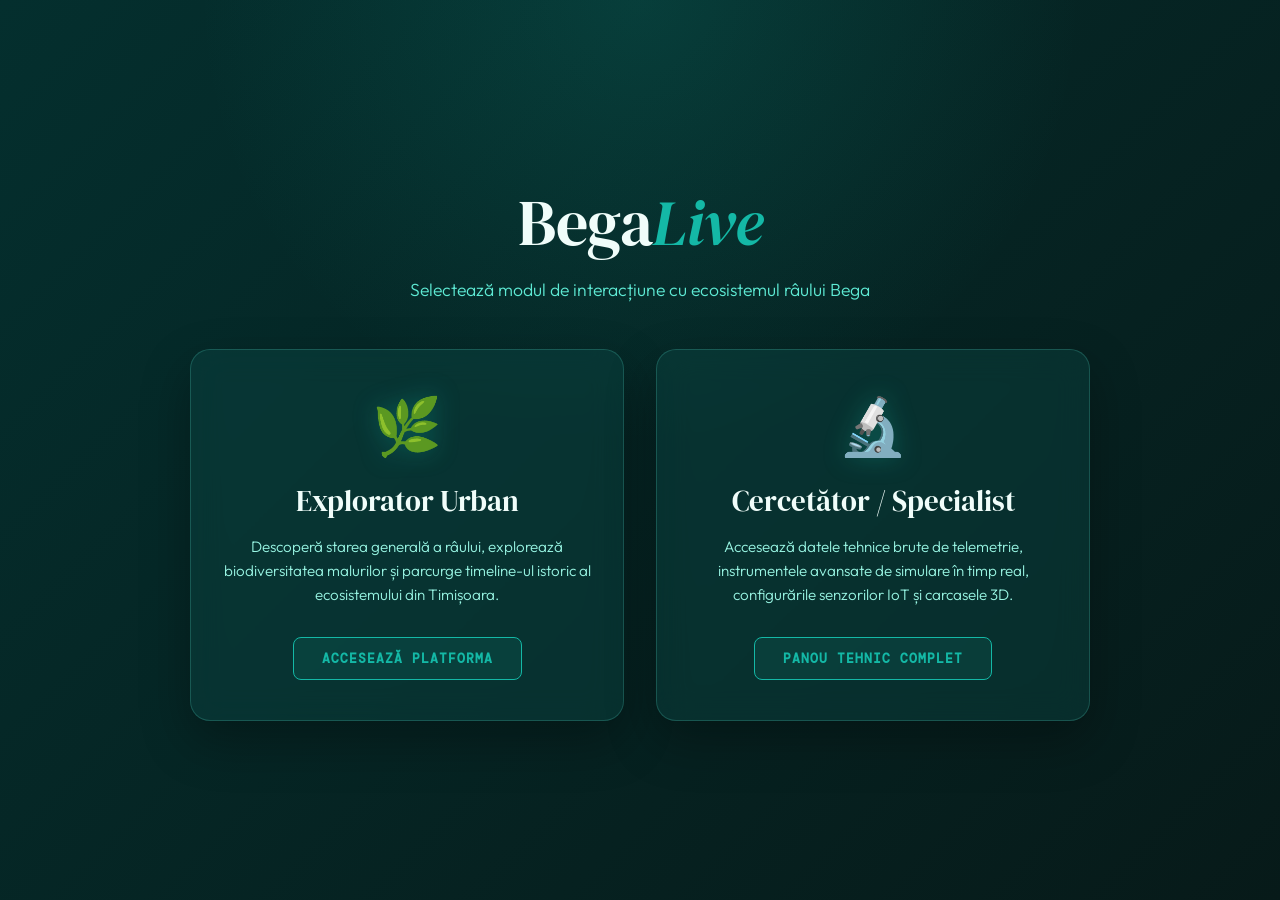
<file: index.html>
<!DOCTYPE html>
<html lang="ro">
<head>
    <meta charset="UTF-8">
    <meta name="viewport" content="width=device-width, initial-scale=1.0">
    <title>BegaLive – Bine ai venit</title>
    <link rel="preconnect" href="https://fonts.googleapis.com">
    <link href="https://fonts.googleapis.com/css2?family=DM+Serif+Display:ital@0;1&family=Outfit:wght@300;400;500;600&family=DM+Mono:wght@300;400;500&display=swap" rel="stylesheet">
    <style>
        :root {
            --teal-deep:    #042f2e;
            --teal-dark:    #0d4f4c;
            --teal-bright:  #14b8a6;
            --text-primary: #f0fdfa;
            --text-muted:   #5eead4;
            --glass:        rgba(13, 79, 76, 0.35);
            --glass-border: rgba(94, 234, 212, 0.2);
            --font-display: 'DM Serif Display', serif;
            --font-body:    'Outfit', sans-serif;
            --font-mono:    'DM Mono', monospace;
        }
        * { box-sizing: border-box; margin: 0; padding: 0; }
        body {
            min-height: 100vh;
            background: radial-gradient(circle at top, rgba(20,184,166,0.15), transparent 40%), linear-gradient(135deg, #042f2e 0%, #071a19 100%);
            color: var(--text-primary);
            font-family: var(--font-body);
            display: flex;
            flex-direction: column;
            justify-content: center;
            align-items: center;
            padding: 20px;
        }
        .welcome-container {
            text-align: center;
            max-width: 900px;
            width: 100%;
        }
        h1 {
            font-family: var(--font-display);
            font-size: clamp(2.5rem, 5vw, 4rem);
            font-weight: 400;
            margin-bottom: 12px;
            letter-spacing: -0.5px;
        }
        h1 em { font-style: italic; color: var(--teal-bright); }
        .subtitle {
            color: var(--text-muted);
            font-size: 1.1rem;
            margin-bottom: 48px;
            font-weight: 300;
        }
        .portal-grid {
            display: grid;
            grid-template-columns: repeat(2, 1fr);
            gap: 32px;
            width: 100%;
        }
        .portal-card {
            background: var(--glass);
            border: 1px solid var(--glass-border);
            border-radius: 20px;
            padding: 40px 32px;
            backdrop-filter: blur(16px);
            transition: all 0.3s cubic-bezier(0.4, 0, 0.2, 1);
            cursor: pointer;
            display: flex;
            flex-direction: column;
            align-items: center;
            text-align: center;
            box-shadow: 0 20px 50px rgba(0,0,0,0.3);
        }
        .portal-card:hover {
            transform: translateY(-8px);
            border-color: var(--teal-bright);
            box-shadow: 0 30px 60px rgba(20,184,166,0.15);
        }
        .icon {
            font-size: 3.5rem;
            margin-bottom: 20px;
            filter: drop-shadow(0 0 12px rgba(20,184,166,0.3));
        }
        .portal-card h2 {
            font-family: var(--font-display);
            font-size: 1.8rem;
            color: var(--text-primary);
            margin-bottom: 14px;
            font-weight: 400;
        }
        .portal-card p {
            color: #99f6e4;
            font-size: 0.95rem;
            line-height: 1.6;
            margin-bottom: 30px;
            font-weight: 300;
            flex-grow: 1;
        }
        .portal-btn {
            font-family: var(--font-mono);
            font-size: 0.8rem;
            letter-spacing: 1px;
            text-transform: uppercase;
            padding: 12px 28px;
            border-radius: 8px;
            border: 1px solid var(--teal-bright);
            background: rgba(20,184,166,0.1);
            color: var(--teal-bright);
            font-weight: 600;
            transition: all 0.2s ease;
        }
        .portal-card:hover .portal-btn {
            background: var(--teal-bright);
            color: var(--teal-deep);
        }
        @media (max-width: 650px) {
            .portal-grid { grid-template-columns: 1fr; }
        }
    </style>
</head>
<body>

    <div class="welcome-container">
        <h1>Bega<em>Live</em></h1>
        <p class="subtitle">Selectează modul de interacțiune cu ecosistemul râului Bega</p>
        
        <div class="portal-grid">
            <div class="portal-card" onclick="selectRole('cetatean')">
                <div class="icon">🌿</div>
                <h2>Explorator Urban</h2>
                <p>Descoperă starea generală a râului, explorează biodiversitatea malurilor și parcurge timeline-ul istoric al ecosistemului din Timișoara.</p>
                <button class="portal-btn">Accesează Platforma</button>
            </div>

            <div class="portal-card" onclick="selectRole('cercetator')">
                <div class="icon">🔬</div>
                <h2>Cercetător / Specialist</h2>
                <p>Accesează datele tehnice brute de telemetrie, instrumentele avansate de simulare în timp real, configurările senzorilor IoT și carcasele 3D.</p>
                <button class="portal-btn">Panou Tehnic complet</button>
            </div>
        </div>
    </div>

    <script>
        function selectRole(role) {
            localStorage.setItem('begaLiveRole', role);
            window.location.href = 'dashboard.html';
        }
    </script>
</body>
</html>
</file>
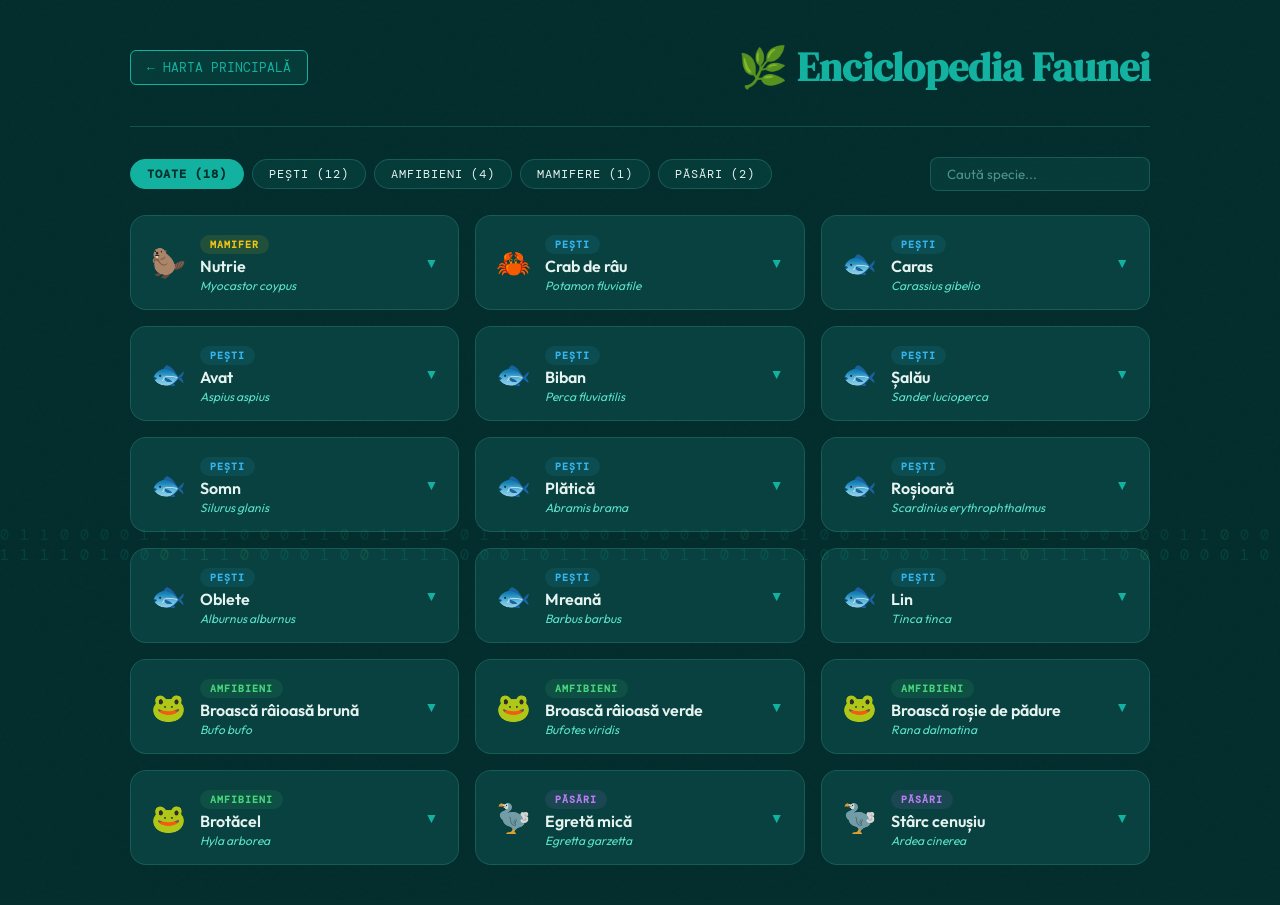
<file: fauna.html>
<!DOCTYPE html>
<html lang="ro">
<head>
    <meta charset="UTF-8">
    <meta name="viewport" content="width=device-width, initial-scale=1.0">
    <title>BegaLive – Enciclopedie Faună</title>
    <link href="https://fonts.googleapis.com/css2?family=DM+Serif+Display:ital@0;1&family=DM+Mono:wght@300;400;500&family=Outfit:wght@300;400;500;600&display=swap" rel="stylesheet">
    <style>
        :root {
            --teal-deep:    #042f2e;
            --teal-bright:  #14b8a6;
            --text-primary: #f0fdfa;
            --text-muted:   #5eead4;
            --glass:        rgba(13, 79, 76, 0.45);
            --glass-border: rgba(94, 234, 212, 0.2);
            --font-display: 'DM Serif Display', serif;
            --font-body:    'Outfit', sans-serif;
            --font-mono:    'DM Mono', monospace;
        }
        * { margin: 0; padding: 0; box-sizing: border-box; }
        body { 
            background: var(--teal-deep); 
            color: var(--text-primary); 
            font-family: var(--font-body); 
            padding: 40px; 
            max-width: 1100px; 
            margin: 0 auto; 
            min-height: 100vh;
        }
        body::before {
            content: ''; position: fixed; inset: 0;
            background-image: url("data:image/svg+xml,%3Csvg viewBox='0 0 256 256' xmlns='http://www.w3.org/2000/svg'%3E%3Cfilter id='noise'%3E%3CfeTurbulence type='fractalNoise' baseFrequency='0.9' numOctaves='4' stitchTiles='stitch'/%3E%3C/filter%3E%3Crect width='100%25' height='100%25' filter='url(%23noise)' opacity='0.04'/%3E%3C/svg%3E");
            pointer-events: none; z-index: -1; opacity: 0.4;
        }
        
        header { 
            display: flex; align-items: center; justify-content: space-between; 
            padding-bottom: 2rem; border-bottom: 1px solid var(--glass-border); margin-bottom: 30px; 
        }
        h1 { font-family: var(--font-display); color: var(--teal-bright); font-size: 2.5rem; margin: 0; }
        .back-btn { 
            padding: 8px 16px; background: rgba(20,184,166,0.1); border: 1px solid var(--teal-bright); 
            color: var(--teal-bright); text-decoration: none; border-radius: 6px; 
            font-family: var(--font-mono); font-size: 0.8rem; text-transform: uppercase; transition: all 0.2s; 
        }
        .back-btn:hover { background: rgba(20,184,166,0.3); }

        /* Stiluri Generate JS */
        .filter-container { display: flex; flex-wrap: wrap; gap: 8px; margin-bottom: 24px; align-items: center; }
        .filter-btn {
            padding: 6px 16px; border-radius: 20px; border: 1px solid var(--glass-border);
            background: rgba(20,184,166,0.1); color: var(--teal-light); cursor: pointer;
            font-family: var(--font-mono); font-size: 12px; text-transform: uppercase; letter-spacing: 1px;
            transition: all 0.2s;
        }
        .filter-btn.active { background: var(--teal-bright); color: var(--teal-deep); border-color: var(--teal-bright); font-weight: 600; }
        .search-input {
            padding: 8px 16px; border-radius: 8px; border: 1px solid var(--glass-border);
            background: var(--glass); color: var(--text-primary); font-family: var(--font-body);
            width: 220px; backdrop-filter: blur(12px); margin-left: auto; outline: none;
        }
        .search-input::placeholder { color: rgba(153, 246, 228, 0.5); }
        .search-input:focus { border-color: var(--teal-bright); }

        .card-grid { display: grid; grid-template-columns: repeat(auto-fill, minmax(320px, 1fr)); gap: 16px; }
        .card {
            background: var(--glass); border: 1px solid var(--glass-border);
            border-radius: 16px; overflow: hidden; backdrop-filter: blur(12px);
            transition: transform 0.2s, box-shadow 0.2s, border-color 0.2s;
        }
        .card:hover { border-color: var(--teal-bright); box-shadow: 0 8px 24px rgba(0,0,0,0.4); transform: translateY(-2px); }
        
        .card-header {
            padding: 16px 20px; cursor: pointer; display: flex; align-items: center; gap: 14px;
            background: rgba(13, 79, 76, 0.4); transition: background 0.2s;
        }
        .card-header:hover { background: rgba(13, 79, 76, 0.8); }
        .card-header.open { border-bottom: 1px solid rgba(94, 234, 212, 0.15); background: rgba(13, 79, 76, 0.7); }
        
        .badge {
            font-size: 10px; padding: 3px 10px; border-radius: 12px; font-weight: 600;
            font-family: var(--font-mono); text-transform: uppercase; letter-spacing: 1px;
        }
        
        .card-body { padding: 20px; background: rgba(4, 47, 46, 0.6); animation: slideDown 0.3s ease-out; }
        @keyframes slideDown { from { opacity: 0; transform: translateY(-10px); } to { opacity: 1; transform: translateY(0); } }
        
        .card-body p { font-size: 0.92rem; color: #cdeee9; line-height: 1.6; margin-bottom: 16px; font-weight: 300; }
        .section-title {
            font-size: 11px; font-weight: 600; color: var(--teal-bright);
            text-transform: uppercase; letter-spacing: 1.5px; margin-bottom: 10px; font-family: var(--font-mono);
        }
        .facts-list { list-style: none; padding: 0; margin: 0 0 20px 0; }
        .facts-list li {
            font-size: 0.88rem; color: #f0fdfa; padding: 6px 0 6px 24px; position: relative;
            border-bottom: 1px solid rgba(94, 234, 212, 0.08); font-weight: 300;
        }
        .facts-list li::before { content: '✨'; position: absolute; left: 0; top: 7px; font-size: 12px; }
        .facts-list li:last-child { border-bottom: none; }
        
        .bega-box {
            background: rgba(20, 184, 166, 0.08); border-left: 3px solid var(--teal-bright);
            border-radius: 0 8px 8px 0; padding: 12px 16px; font-size: 0.88rem; color: #e0f2fe; line-height: 1.5;
            font-style: italic;
        }

        @media (max-width: 650px) {
            .filter-container { flex-direction: column; align-items: stretch; }
            .search-input { width: 100%; margin-left: 0; margin-top: 8px; }
            header { flex-direction: column-reverse; gap: 16px; align-items: flex-start; }
        }
    </style>
</head>
<body>
    <header>
        <a href="dashboard.html" class="back-btn">← Harta Principală</a>
        <h1>🌿 Enciclopedia Faunei</h1>
    </header>

    <div id="app"></div>

    <script>
    const species = [
      {g:'mamifere',gl:'Mamifer',icon:'🦫',name:'Nutrie',latin:'Myocastor coypus',
       desc:'Mamifer semiacvatic originar din America de Sud, introdus în Europa pentru blana sa. Pe Bega s-a adaptat perfect, construind galerii în malurile argiloase. Activă la amurg și noapte, înoată lăsând un V caracteristic pe apă.',
       facts:['Poate sta sub apă până la 5 minute fără să respire','Incisivii sunt portocalii — din cauza fierului din smalțul dentar','O femelă poate naște până la 13 pui pe an','Blana are două straturi: exterior impermeabil și puf interior termoizolant','Nu e înrudită cu castorul, deși seamănă'],
       bega:'Coloniile de nutrii sunt vizibile pe malurile Begăi între Timișoara și granița cu Serbia. Le poți observa dimineața devreme înotând liniștit lângă maluri sau hrănindu-se cu stuf.'},
      {g:'pesti',gl:'Pești',icon:'🦀',name:'Crab de râu',latin:'Potamon fluviatile',
       desc:'Singurul crab de apă dulce nativ din România — o raritate zoologică. Preferă substratul pietros și apă bine oxigenată. Prezența sa indică o calitate ecologică ridicată a apei.',
       facts:['Specie relictă mediteraneană, supraviețuitor din era glaciară','Puii ies direct ca mini-crabi — fără fază larvară planctonică','Femelele poartă ouăle sub abdomen luni de zile','Poate trăi atât în apă cât și pe uscat','Strict protejat prin lege în România'],
       bega:'Prezent mai ales în afluenții Begăi cu substrat pietros. Găsirea unui crab de râu este un semn al calității ridicate a apei în acel sector.'},
      {g:'pesti',gl:'Pești',icon:'🐟',name:'Caras',latin:'Carassius gibelio',
       desc:'Regele supraviețuirii — extrem de adaptabil, rezistă la poluare, oxigen scăzut și variații mari de temperatură. Una din cele mai frecvente specii din Bega.',
       facts:['Populațiile sunt 70–90% femele — se reproduc prin ginogeneză (fără masculi)','Supraviețuiește ore întregi în afara apei dacă e umed','Rezistă iernile în letargie pe fundul apei, sub gheață','Este ancestrul carasului auriu decorativ'],
       bega:'Una din cele mai abundente specii pe întreg cursul Begăi. Poate fi pescuit de pe cheiurile din centrul Timișoarei.'},
      {g:'pesti',gl:'Pești',icon:'🐟',name:'Avat',latin:'Aspius aspius',
       desc:'Singurul pește răpitor din familia crapului din Europa. Elegant și rapid, vânează la suprafața apei sărind spectaculos. Preferat de pescarii cu muscă și spinning.',
       facts:['Înrudit cu cleanul, dar a evoluat ca răpitor pur','Poate atinge 30 km/h în scurte explozii','Vânează în grup, coordonând atacuri la suprafață','Inclus în Directiva Habitate a UE — specie protejată'],
       bega:'Prezent pe sectoarele cu curent mai alert. Zgomotul unui atac de avat — un plescăit puternic — îl trădează imediat vara.'},
      {g:'pesti',gl:'Pești',icon:'🐟',name:'Biban',latin:'Perca fluviatilis',
       desc:'Ușor de recunoscut după dungile verticale negre și înotătoarea dorsală spinoasă. Prădător oportunist și extrem de agresiv raportat la dimensiunea sa.',
       facts:['Trăiește în bancuri strict ierarhizate','Ghimpii dorsali secretă o mucozitate ușor iritantă','Un biban de 500g poate devora pești aproape la fel de mari','Hibridizează extrem de rar — genetic foarte stabil'],
       bega:'Prezent pe tot cursul Begăi, cu concentrații în zonele adânci și lângă piloni de pod.'},
      {g:'pesti',gl:'Pești',icon:'🐟',name:'Șalău',latin:'Sander lucioperca',
       desc:'Cel mai valoros pește răpitor din Bega și trofeul suprem al pescuitului sportiv local. Vânător nocturn de elită, dominant în ecosistemul piscicol al râului.',
       facts:['Vede perfect în întuneric — are strat tapetum lucidum ca pisicile','Detectează vibrațiile prăzii de la distanțe mari','Exemplarele bătrâne devin solitare și teritoriale'],
       bega:'Vedeta Begăi pentru pescarii sportivi. Pescuitul nocturn pe Bega pentru șalău este o tradiție locală.'},
      {g:'pesti',gl:'Pești',icon:'🐟',name:'Somn',latin:'Silurus glanis',
       desc:'Cel mai mare pește de apă dulce din Europa. Domină straturile adânci ale Begăi, vânând orice se mișcă — de la pești mari la păsări acvatice.',
       facts:['Poate atinge 3 metri lungime și 150kg','Vânează și păsări acvatice de pe maluri','Comunică prin grohăituri și pocnituri subacvatice','Nu are solzi — pielea e acoperită cu mucus protector'],
       bega:'Pe Bega au fost capturați somni de 40–60kg în sectoarele adânci. Regele necontestat al nopților.'},
      {g:'pesti',gl:'Pești',icon:'🐟',name:'Plătică',latin:'Abramis brama',
       desc:'Peștele cu corpul cel mai turtit lateral din Bega. Un pește de fund liniștit care filtrează mâlul bogat al râului, formând bancuri impresionante.',
       facts:['Secretă un strat gros de mucus — scapă din mână cu ușurință','Formează bancuri de sute de indivizi sincronizați','Hibridizează natural cu roșioara și alți ciprinizi'],
       bega:'Bancuri impresionante populează zonele lente și adânci din afara zonelor betonate.'},
      {g:'pesti',gl:'Pești',icon:'🐟',name:'Roșioară',latin:'Scardinius erythrophthalmus',
       desc:'Viu colorat, cu irizații aurii și înotătoare roșu-aprins. Preferă zonele cu vegetație acvatică bogată, unde vânează insecte la suprafața apei.',
       facts:['Ochii sunt și ei roșii — de la pigmentul carotenoid din alimentație','Indicator bun al vegetației acvatice sănătoase','Poate sări din apă pentru a prinde insecte'],
       bega:'Frecventă în zonele cu stuf de pe maluri. Poate fi văzută sărind după insecte în serile calde de vară.'},
      {g:'pesti',gl:'Pești',icon:'🐟',name:'Oblete',latin:'Alburnus alburnus',
       desc:'Micul pește argintiu al Begăi, prezent în bancuri strălucitoare. Veriga de bază a lanțului trofic — hrănește șalăul, bibanul, avatul și egretele.',
       facts:['Solzii au fost folosiți în Evul Mediu pentru perle artificiale','Un banc poate număra mii de indivizi perfect sincronizați','Extrem de sensibili la calitatea apei'],
       bega:'Sunt baza alimentară a aproape tuturor prădătorilor din ecosistemul Begăi. Abundenți primăvara.'},
      {g:'pesti',gl:'Pești',icon:'🐟',name:'Mreană',latin:'Barbus barbus',
       desc:'Peștele cu mustăți al râurilor curate — indicator ecologic de primă clasă. Corp fusiform și puternic, adaptat curentului rapid.',
       facts:['ATENȚIE: icrele de mreană sunt otrăvitoare!','Mustățile sunt organe senzoriale ultra-sensibile','Migrează zeci de km în amonte pentru reproducere'],
       bega:'Preferă afluenții mai curati și sectoarele necanalizate. Prezența mrenelor e considerată un indicator ecologic.'},
      {g:'pesti',gl:'Pești',icon:'🐟',name:'Lin',latin:'Tinca tinca',
       desc:'Peștele misterios al apelor liniștite, ascuns în vegetația deasă și mâlul bogat. Nocturn și rar văzut, dar mereu prezent.',
       facts:['În Evul Mediu era numit "doctorul peștilor" datorită mucusului','Poate supraviețui în noroi aproape uscat','Mucusul se oxidează la aer și capătă nuanțe de aur'],
       bega:'Populează zonele cu vegetație deasă și fund mâlos, mai ales în brațele laterale.'},
      {g:'amfibieni',gl:'Amfibieni',icon:'🐸',name:'Broască râioasă brună',latin:'Bufo bufo',
       desc:'Cea mai mare broască din România și un prădător neobosit de insecte. Complet inofensivă pentru oameni.',
       facts:['Poate trăi 30–40 de ani','Migrează în masă primăvara spre locurile de reproducere','Nu are dinți — înghite prada vie, ajutându-se cu ochii'],
       bega:'Noaptea, sute de indivizi se deplasează spre locurile de reproducere primăvara pe malurile naturale.'},
      {g:'amfibieni',gl:'Amfibieni',icon:'🐸',name:'Broască râioasă verde',latin:'Bufotes viridis',
       desc:'Mai mică și mai elegantă, impresionează prin patternul verde strident. Cea mai adaptabilă amfibie din zonă.',
       facts:['Patternul verde este unic pentru fiecare individ','Cântecul masculilor se aude de la 500m distanță','Activă și la 40°C — rezistentă excepțional la căldură'],
       bega:'Frecventă pe malurile urbanizate. Vara, cântecul ei nocturn face parte din coloana sonoră a Begăi urbane.'},
      {g:'amfibieni',gl:'Amfibieni',icon:'🐸',name:'Broască roșie de pădure',latin:'Rana dalmatina',
       desc:'Acrobata amfibienilor europeni, deține recordul european la săritură relativă. Vine la apă doar pentru reproducere.',
       facts:['Poate sări până la 2m dintr-o singură mișcare!','Prima amfibie care se reproduce în România — uneori în februarie','Hibernează în frunzar uscat, nu în apă'],
       bega:'Prezentă în pădurile ripariene de pe maluri, mai ales în luncile din afara Timișoarei.'},
      {g:'amfibieni',gl:'Amfibieni',icon:'🐸',name:'Brotăcel',latin:'Hyla arborea',
       desc:'Cel mai mic și mai agil amfibian din zonă, singurul "cățărător" local. Verdele smarald îl face aproape invizibil pe frunze.',
       facts:['Ventuzelele pot suporta de 10x greutatea corpului','Prezice vremea: devine mai vocal înainte de ploaie','Poate schimba nuanța verdelui după temperatură'],
       bega:'Colonii în vegetația de stuf și salcie de pe maluri. Corul brotăceilor este incredibil de puternic serile.'},
      {g:'pasari',gl:'Păsări',icon:'🦤',name:'Egretă mică',latin:'Egretta garzetta',
       desc:'O apariție de o eleganță rară — toată în alb imaculat. Vânător acvatic sofisticat din apele puțin adânci.',
       facts:['Agită sedimentul cu picioarele pentru a scoate peștii','Poate sta nemișcată minute întregi așteptând prada','Cuibărește în colonii mixte cu stârcii'],
       bega:'Oaspete regulat al Begăi în lunile calde. Prezența lor în oraș este un semn al revitalizării apei.'},
      {g:'pasari',gl:'Păsări',icon:'🦤',name:'Stârc cenușiu',latin:'Ardea cinerea',
       desc:'Cel mai mare stârc din Europa și emblema neoficială a Begăi. Pescarul suprem al râului — răbdător, precis și implacabil.',
       facts:['Digeră oase, solzi și piele — sistem digestiv extrem de eficient','Zboară cu gâtul îndoit în "S"','Cuibărește în colonii numite "heronneries"'],
       bega:'Cel mai văzut animal sălbatic pe malurile Begăi în Timișoara. Pescarii îl consideră cel mai serios concurent.'}
    ];

    const catStyles = {
        pesti:     { bg: 'rgba(56,189,248,0.1)', txt: '#38bdf8' },
        amfibieni: { bg: 'rgba(74,222,128,0.1)', txt: '#4ade80' },
        mamifere:  { bg: 'rgba(250,204,21,0.1)', txt: '#facc15' },
        pasari:    { bg: 'rgba(192,132,252,0.1)', txt: '#c084fc' }
    };

    // Citim parametrul din URL (ex: fauna.html#pesti)
    let hash = window.location.hash ? window.location.hash.substring(1) : 'all';
    let activeG = ['pesti', 'amfibieni', 'mamifere', 'pasari'].includes(hash) ? hash : 'all';
    let searchQ = '';
    const openCards = new Set();

    function render() {
      const filtered = species.filter(s => {
        const mg = activeG === 'all' || s.g === activeG;
        const ms = !searchQ || (s.name + ' ' + s.latin).toLowerCase().includes(searchQ);
        return mg && ms;
      });

      let html = `<div class="filter-container">
        <button class="filter-btn ${activeG==='all' ? 'active' : ''}" onclick="setG('all')">Toate (18)</button>
        <button class="filter-btn ${activeG==='pesti' ? 'active' : ''}" onclick="setG('pesti')">Pești (12)</button>
        <button class="filter-btn ${activeG==='amfibieni' ? 'active' : ''}" onclick="setG('amfibieni')">Amfibieni (4)</button>
        <button class="filter-btn ${activeG==='mamifere' ? 'active' : ''}" onclick="setG('mamifere')">Mamifere (1)</button>
        <button class="filter-btn ${activeG==='pasari' ? 'active' : ''}" onclick="setG('pasari')">Păsări (2)</button>
        <input class="search-input" type="text" placeholder="Caută specie..." value="${searchQ}" oninput="setSearch(this.value)">
      </div>`;

      if (filtered.length === 0) {
        html += '<p style="text-align:center; color: var(--text-muted); padding: 2rem;">Nicio specie găsită conform filtrelor.</p>';
      } else {
        html += '<div class="card-grid">';
        filtered.forEach((s, i) => {
          const id = i + s.name;
          const open = openCards.has(id);
          const style = catStyles[s.g];
          
          html += `<div class="card">
            <div class="card-header ${open ? 'open' : ''}" onclick="toggleCard('${id}')">
              <span style="font-size:28px">${s.icon}</span>
              <div style="flex:1">
                <span class="badge" style="background:${style.bg}; color:${style.txt}">${s.gl}</span>
                <div style="font-size:16px; font-weight:600; margin-top:4px; color:var(--text-primary)">${s.name}</div>
                <div style="font-size:12px; color:var(--text-muted); font-style:italic; margin-top:2px">${s.latin}</div>
              </div>
              <span style="color: var(--teal-bright); font-size: 14px;">${open ? '▲' : '▼'}</span>
            </div>`;
            
          if (open) {
            html += `<div class="card-body">
              <p>${s.desc}</p>
              <div class="section-title">⭐ Curiozități</div>
              <ul class="facts-list">${s.facts.map(f => `<li>${f}</li>`).join('')}</ul>
              <div class="section-title" style="margin-top: 24px;">🌊 Prezență pe Bega</div>
              <div class="bega-box">${s.bega}</div>
            </div>`;
          }
          html += '</div>';
        });
        html += '</div>';
      }

      document.getElementById('app').innerHTML = html;
    }

    function toggleCard(id) {
      if (openCards.has(id)) openCards.delete(id); else openCards.add(id);
      render();
    }
    
    function setG(g) { 
        activeG = g; 
        window.history.pushState(null, null, g === 'all' ? '#' : '#' + g); // Actualizează URL-ul fără refresh
        render(); 
    }
    function setSearch(v) { searchQ = v.toLowerCase(); render(); }

    render();
    </script>
<canvas id="matrix-bg" style="position:fixed; top:0; left:0; width:100%; height:100%; pointer-events:none; z-index:0; opacity:0.13;"></canvas>
<script>
(function(){
  const canvas = document.getElementById('matrix-bg');
  const ctx = canvas.getContext('2d');
  canvas.width = window.innerWidth;
  canvas.height = window.innerHeight;
  const cols = Math.floor(canvas.width / 20);
  const drops = Array(cols).fill(1);
  const chars = '10';
  function draw() {
    ctx.fillStyle = 'rgba(4, 47, 46, 0.18)';
    ctx.fillRect(0, 0, canvas.width, canvas.height);
    ctx.fillStyle = '#14b8a6';
    ctx.font = '15px DM Mono, monospace';
    for (let i = 0; i < drops.length; i++) {
      const char = chars[Math.floor(Math.random() * chars.length)];
      ctx.fillStyle = Math.random() > 0.85 ? '#4ade80' : '#14b8a6';
      ctx.fillText(char, i * 20, drops[i] * 20);
      if (drops[i] * 20 > canvas.height && Math.random() > 0.97) drops[i] = 0;
      drops[i]++;
    }
  }
  setInterval(draw, 45);
  window.addEventListener('resize', () => {
    canvas.width = window.innerWidth;
    canvas.height = window.innerHeight;
  });
})();
</script>
</body>
</html>
</file>
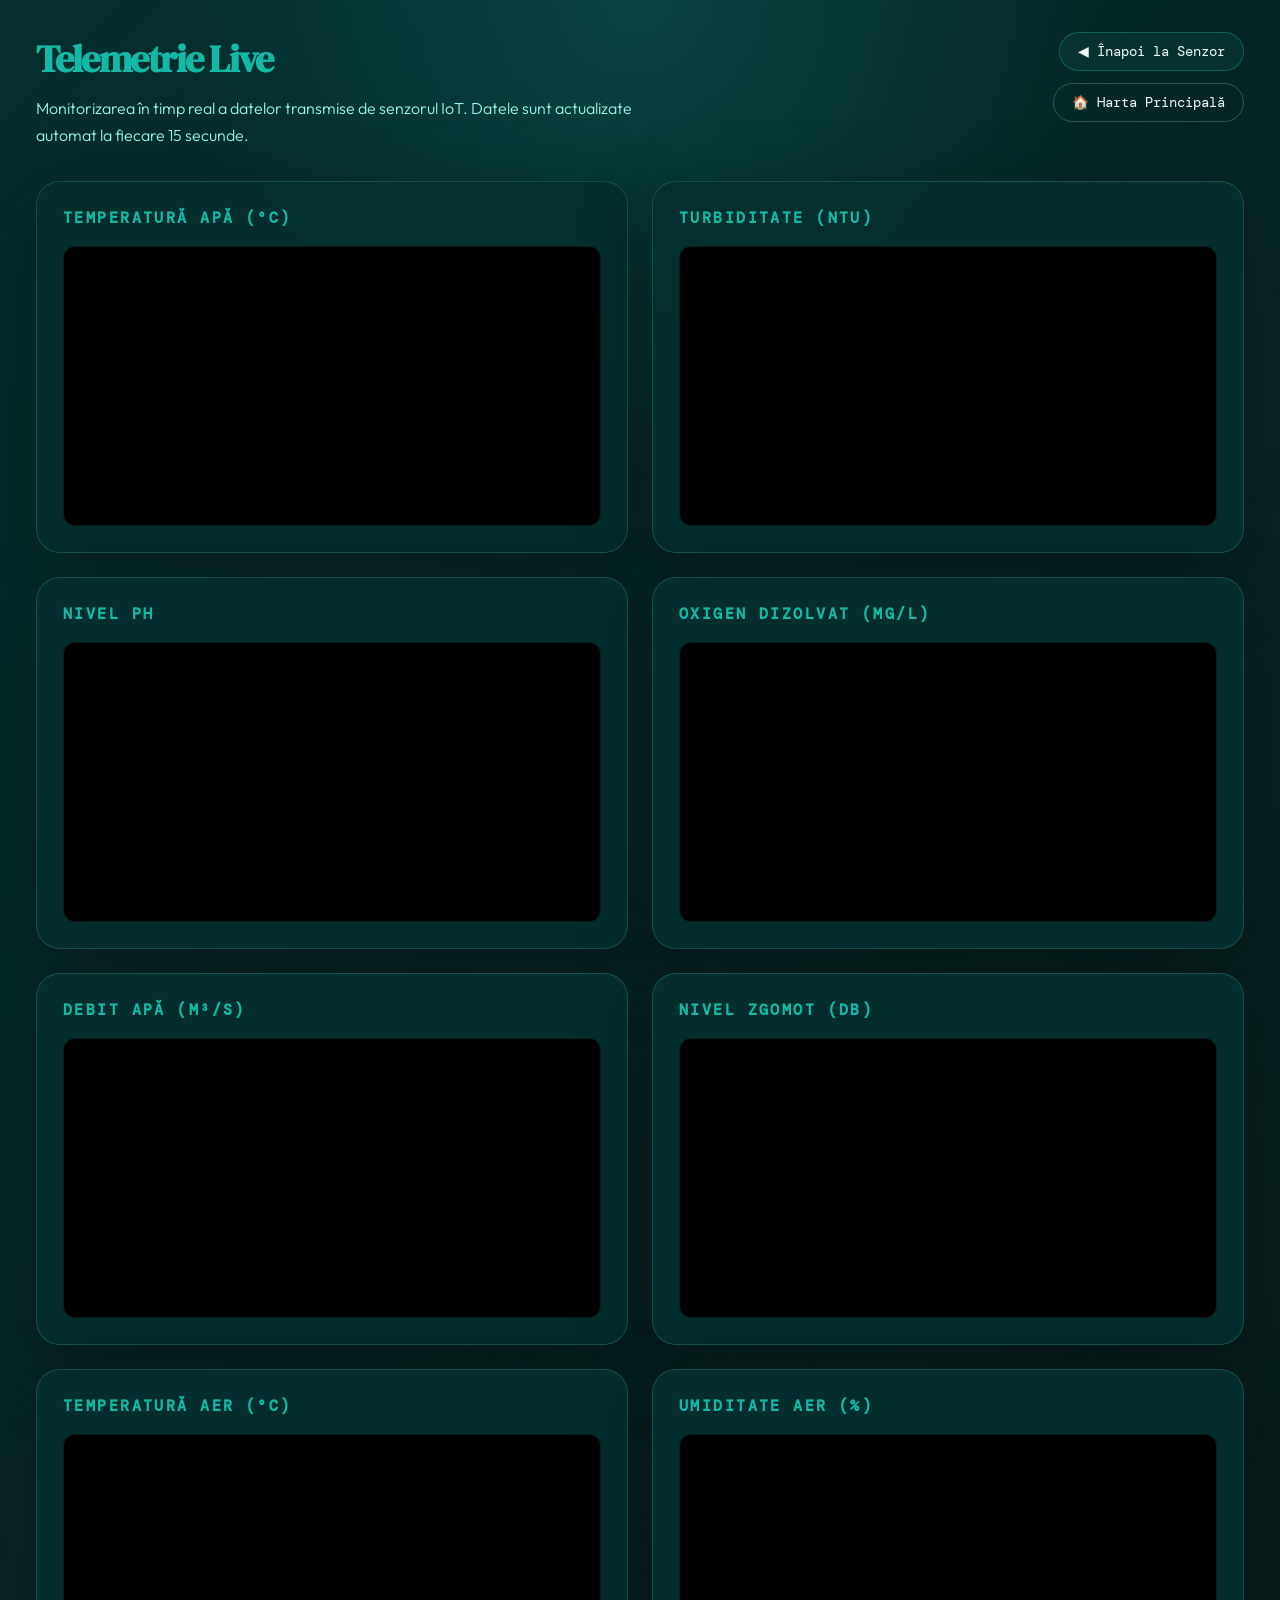
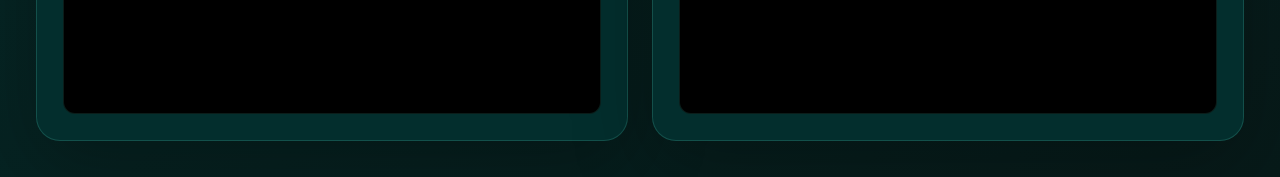
<file: grafice.html>
<!DOCTYPE html>
<html lang="ro">
<head>
    <meta charset="UTF-8">
    <meta name="viewport" content="width=device-width, initial-scale=1.0">
    <title>BegaLive - Grafic Live</title>
    <link rel="preconnect" href="https://fonts.googleapis.com">
    <link href="https://fonts.googleapis.com/css2?family=DM+Serif+Display:ital@0;1&family=DM+Mono:wght@300;400;500&family=Outfit:wght@300;400;500;600&display=swap" rel="stylesheet">
    <style>
        :root {
            --bg: #031918;
            --panel: rgba(4, 47, 46, 0.96);
            --panel-border: rgba(94, 234, 212, 0.18);
            --accent: #14b8a6;
            --text: #f0fdfa;
            --muted: #99f6e4;
            --radius: 24px;
            --shadow: 0 24px 80px rgba(0,0,0,0.28);
        }
        * { box-sizing: border-box; }
        body {
            margin: 0;
            min-height: 100vh;
            font-family: 'Outfit', sans-serif;
            color: var(--text);
            background: radial-gradient(circle at top, rgba(20,184,166,0.18), transparent 25%), linear-gradient(135deg, #042f2e 0%, #071a19 100%);
            display: flex;
            flex-direction: column;
        }
        header {
            padding: 32px 36px 16px;
            display: flex;
            justify-content: space-between;
            align-items: flex-start;
            gap: 18px;
        }
        .brand h1 {
            margin: 0 0 10px;
            font-family: 'DM Serif Display', serif;
            font-size: clamp(2rem, 3vw, 3rem);
            letter-spacing: -0.04em;
            color: var(--accent);
        }
        .brand p {
            margin: 0 0 16px;
            color: var(--muted);
            line-height: 1.7;
            max-width: 650px;
            font-weight: 300;
        }
        .back-link {
            font-family: 'DM Mono', monospace;
            font-size: 0.85rem;
            padding: 10px 18px;
            border: 1px solid rgba(20,184,166,0.35);
            border-radius: 999px;
            background: rgba(20,184,166,0.08);
            color: var(--text);
            text-align: center;
            text-decoration: none;
            transition: all 0.2s ease;
            white-space: nowrap;
        }
        .back-link:hover {
            background: rgba(20,184,166,0.2);
        }
        .main-content {
            flex: 1;
            padding: 0 36px 36px;
            width: 100%;
            max-width: 1400px;
            margin: 0 auto;
        }
        .charts-grid {
            display: grid;
            grid-template-columns: repeat(2, 1fr);
            gap: 24px;
            width: 100%;
        }
        .graph-panel {
            background: var(--panel);
            border: 1px solid var(--panel-border);
            border-radius: var(--radius);
            box-shadow: var(--shadow);
            backdrop-filter: blur(16px);
            padding: 26px;
            display: flex;
            flex-direction: column;
        }
        .graph-panel h2 {
            margin-top: 0;
            margin-bottom: 18px;
            font-family: 'DM Mono', monospace;
            font-size: 0.95rem;
            letter-spacing: 0.16em;
            text-transform: uppercase;
            color: var(--accent);
        }
        .iframe-container {
            width: 100%;
            height: 280px;
            border-radius: 12px;
            overflow: hidden;
            background: #000;
            border: 1px solid rgba(94,234,212,0.12);
        }
        .iframe-container iframe {
            width: 100%;
            height: 100%;
            border: none;
            display: block;
        }
        @media (max-width: 900px) {
            .charts-grid { grid-template-columns: 1fr; }
        }
        @media (max-width: 720px) {
            header { flex-direction: column; padding: 24px 20px 16px; }
            .main-content { padding: 0 20px 28px; }
        }
    </style>
</head>
<body>
    <header>
        <div class="brand">
            <h1>Telemetrie Live</h1>
            <p>Monitorizarea în timp real a datelor transmise de senzorul IoT. Datele sunt actualizate automat la fiecare 15 secunde.</p>
        </div>
        <div style="display: flex; flex-direction: column; gap: 12px; align-items: flex-end;">
            <a href="senzor.html" class="back-link">◀ Înapoi la Senzor</a>
            <a href="dashboard.html" class="back-link" style="border-color: rgba(255,255,255,0.2); background: transparent;">🏠 Harta Principală</a>
        </div>
    </header>

    <main class="main-content">
        <div class="charts-grid">
            <div class="graph-panel">
                <h2>Temperatură Apă (°C)</h2>
                <div class="iframe-container">
                    <iframe src="https://thingspeak.mathworks.com/channels/3386011/charts/1?bgcolor=%23000000&color=%2314b8a6&dynamic=true&results=60&type=line&update=15&width=auto" title="Grafic 1"></iframe>
                </div>
            </div>

            <div class="graph-panel">
                <h2>Turbiditate (NTU)</h2>
                <div class="iframe-container">
                    <iframe src="https://thingspeak.mathworks.com/channels/3386011/charts/2?bgcolor=%23000000&color=%2314b8a6&dynamic=true&results=60&type=line&update=15&width=auto" title="Grafic 2"></iframe>
                </div>
            </div>

            <div class="graph-panel">
                <h2>Nivel pH</h2>
                <div class="iframe-container">
                    <iframe src="https://thingspeak.mathworks.com/channels/3386011/charts/3?bgcolor=%23000000&color=%2314b8a6&dynamic=true&results=60&type=line&update=15&width=auto" title="Grafic 3"></iframe>
                </div>
            </div>

            <div class="graph-panel">
                <h2>Oxigen Dizolvat (mg/L)</h2>
                <div class="iframe-container">
                    <iframe src="https://thingspeak.mathworks.com/channels/3386011/charts/4?bgcolor=%23000000&color=%2314b8a6&dynamic=true&results=60&type=line&update=15&width=auto" title="Grafic 4"></iframe>
                </div>
            </div>

            <div class="graph-panel">
                <h2>Debit Apă (m³/s)</h2>
                <div class="iframe-container">
                    <iframe src="https://thingspeak.mathworks.com/channels/3386011/charts/5?bgcolor=%23000000&color=%2314b8a6&dynamic=true&results=60&type=line&update=15&width=auto" title="Grafic 5"></iframe>
                </div>
            </div>

            <div class="graph-panel">
                <h2>Nivel Zgomot (dB)</h2>
                <div class="iframe-container">
                    <iframe src="https://thingspeak.mathworks.com/channels/3386011/charts/6?bgcolor=%23000000&color=%2314b8a6&dynamic=true&results=60&type=line&update=15&width=auto" title="Grafic 6"></iframe>
                </div>
            </div>

            <div class="graph-panel">
                <h2>Temperatură Aer (°C)</h2>
                <div class="iframe-container">
                    <iframe src="https://thingspeak.mathworks.com/channels/3386011/charts/7?bgcolor=%23000000&color=%2314b8a6&dynamic=true&results=60&type=line&update=15&width=auto" title="Grafic 7"></iframe>
                </div>
            </div>

            <div class="graph-panel">
                <h2>Umiditate Aer (%)</h2>
                <div class="iframe-container">
                    <iframe src="https://thingspeak.mathworks.com/channels/3386011/charts/8?bgcolor=%23000000&color=%2314b8a6&dynamic=true&results=60&type=line&update=15&width=auto" title="Grafic 8"></iframe>
                </div>
            </div>
        </div>
    </main>
</body>
</html>
</file>
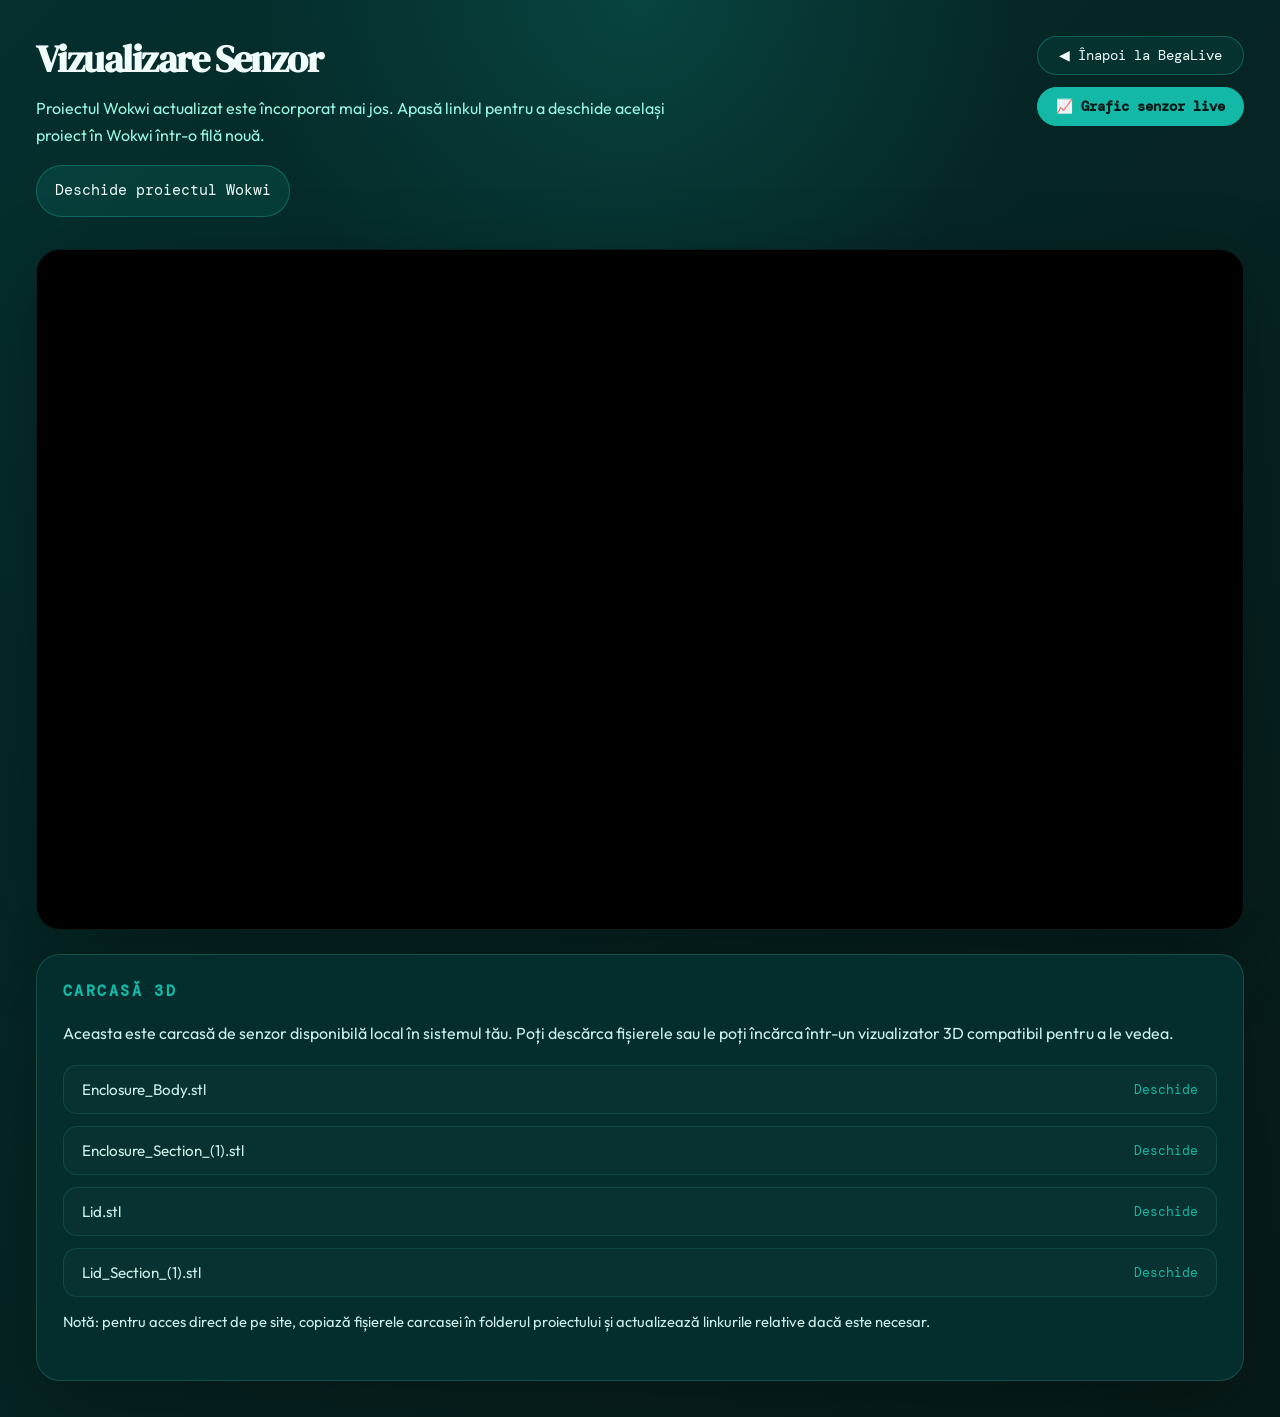
<file: senzor.html>
<!DOCTYPE html>
<html lang="ro">
<head>
    <meta charset="UTF-8">
    <meta name="viewport" content="width=device-width, initial-scale=1.0">
    <title>BegaLive Senzor</title>
    <link rel="preconnect" href="https://fonts.googleapis.com">
    <link href="https://fonts.googleapis.com/css2?family=DM+Serif+Display:ital@0;1&family=DM+Mono:wght@300;400;500&family=Outfit:wght@300;400;500;600&display=swap" rel="stylesheet">
    <style>
        :root {
            --bg: #031918;
            --panel: rgba(4, 47, 46, 0.96);
            --panel-border: rgba(94, 234, 212, 0.18);
            --accent: #14b8a6;
            --accent-soft: rgba(20, 184, 166, 0.15);
            --text: #f0fdfa;
            --muted: #99f6e4;
            --text-secondary: #cdeee9;
            --radius: 24px;
            --shadow: 0 24px 80px rgba(0,0,0,0.28);
        }
        * { box-sizing: border-box; }
        body {
            margin: 0;
            min-height: 100vh;
            font-family: 'Outfit', sans-serif;
            color: var(--text);
            background: radial-gradient(circle at top, rgba(20,184,166,0.18), transparent 25%), linear-gradient(135deg, #042f2e 0%, #071a19 100%);
        }
        a { color: var(--accent); text-decoration: none; }
        a:hover { text-decoration: underline; }
        header {
            padding: 32px 36px 16px;
            display: flex;
            justify-content: space-between;
            align-items: flex-start;
            gap: 18px;
        }
        .brand {
            max-width: 720px;
        }
        .brand h1 {
            margin: 0 0 10px;
            font-family: 'DM Serif Display', serif;
            font-size: clamp(2rem, 3vw, 3rem);
            letter-spacing: -0.04em;
        }
        .brand p {
            margin: 0 0 16px;
            color: var(--muted);
            line-height: 1.7;
            max-width: 650px;
        }
        /* Container pentru butoanele de sus-dreapta */
        .header-actions {
            display: flex;
            flex-direction: column;
            gap: 12px;
            align-items: flex-end;
            margin-top: 4px;
        }
        .back-link {
            font-family: 'DM Mono', monospace;
            font-size: 0.85rem;
            padding: 10px 18px;
            border: 1px solid rgba(20,184,166,0.35);
            border-radius: 999px;
            background: rgba(20,184,166,0.08);
            color: var(--text);
            text-align: center;
            width: 100%;
            transition: all 0.2s ease;
            white-space: nowrap;
        }
        .back-link:hover {
            background: rgba(20,184,166,0.2);
            text-decoration: none;
        }
        .graph-btn {
            background: var(--accent);
            color: var(--bg) !important;
            border: 1px solid var(--accent);
            font-weight: 600;
        }
        .graph-btn:hover {
            background: #0f766e;
            border-color: #0f766e;
            color: var(--text) !important;
        }
        .page-grid {
            display: grid;
            grid-template-columns: 1fr;
            gap: 24px; /* Spațiu între Wokwi și Carcasă */
            padding: 0 36px 36px;
            width: 100%;
            max-width: 1400px;
            margin: 0 auto;
        }
        .embed-panel {
            width: 100%;
            border-radius: var(--radius);
            overflow: hidden;
            box-shadow: var(--shadow);
            border: 1px solid rgba(94,234,212,0.12);
            background: #000;
        }
        .embed-wrapper {
            position: relative;
            width: 100%;
            aspect-ratio: 16 / 9;
            min-height: 560px;
        }
        .embed-wrapper iframe {
            width: 100%;
            height: 100%;
            border: none;
            display: block;
        }
        .link-button {
            display: inline-flex;
            align-items: center;
            gap: 8px;
            padding: 12px 18px;
            border: 1px solid rgba(20,184,166,0.35);
            border-radius: 999px;
            background: rgba(20,184,166,0.12);
            color: var(--text);
            font-family: 'DM Mono', monospace;
            font-size: 0.95rem;
            transition: all 0.2s ease;
        }
        .link-button:hover {
            background: rgba(20,184,166,0.25);
            text-decoration: none;
        }
        /* Stiluri reintroduse pentru panoul carcasei */
        .case-panel {
            padding: 26px;
            background: var(--panel);
            border: 1px solid var(--panel-border);
            border-radius: var(--radius);
            box-shadow: var(--shadow);
            backdrop-filter: blur(16px);
        }
        .case-panel h2 {
            margin-top: 0;
            margin-bottom: 18px;
            font-family: 'DM Mono', monospace;
            font-size: 0.95rem;
            letter-spacing: 0.16em;
            text-transform: uppercase;
            color: var(--accent);
        }
        .case-panel p {
            color: var(--text-secondary);
            line-height: 1.8;
            margin-bottom: 18px;
        }
        .case-list {
            list-style: none;
            margin: 0;
            padding: 0;
            display: grid;
            gap: 12px;
        }
        .case-list li {
            display: flex;
            justify-content: space-between;
            align-items: center;
            border: 1px solid rgba(94,234,212,0.12);
            border-radius: 14px;
            padding: 14px 18px;
            background: rgba(255,255,255,0.02);
        }
        .case-list li span {
            color: var(--text-secondary);
            font-size: 0.95rem;
            overflow-wrap: anywhere;
        }
        .case-list li a {
            display: inline-flex;
            align-items: center;
            gap: 8px;
            color: var(--accent);
            font-size: 0.84rem;
            font-family: 'DM Mono', monospace;
        }
        .note {
            margin-top: 12px;
            color: #90e1d5;
            font-size: 0.92rem;
            line-height: 1.7;
        }
        @media (max-width: 720px) {
            header { flex-direction: column; padding: 24px 20px 16px; }
            .header-actions { width: 100%; align-items: stretch; }
            .page-grid { padding: 0 20px 28px; }
            .embed-wrapper { min-height: 420px; }
        }
    </style>
</head>
<body>
    <header>
        <div class="brand">
            <h1>Vizualizare Senzor</h1>
            <p>Proiectul Wokwi actualizat este încorporat mai jos. Apasă linkul pentru a deschide același proiect în Wokwi într-o filă nouă.</p>
            <p><a class="link-button" href="https://wokwi.com/projects/464180496582316033" target="_blank" rel="noopener noreferrer">Deschide proiectul Wokwi</a></p>
        </div>
        
        <div class="header-actions">
            <a href="dashboard.html" class="back-link">◀ Înapoi la BegaLive</a>
            <a href="grafice.html" class="back-link graph-btn">📈 Grafic senzor live</a>
        </div>
    </header>

    <main class="page-grid">
        <div class="embed-panel">
            <div class="embed-wrapper">
                <iframe src="https://wokwi.com/projects/464180496582316033?embed=1&t=1234" title="Wokwi Sensor Project"></iframe>
            </div>
        </div>

        <div class="case-panel">
            <h2>Carcasă 3D</h2>
            <p>Aceasta este carcasă de senzor disponibilă local în sistemul tău. Poți descărca fișierele sau le poți încărca într-un vizualizator 3D compatibil pentru a le vedea.</p>
            <ul class="case-list">
                <li><span>Enclosure_Body.stl</span> <a href="file:///C:/Users/ACER/Desktop/moddel3dsenzor/Enclosure_Body.stl" target="_blank" rel="noreferrer noopener">Deschide</a></li>
                <li><span>Enclosure_Section_(1).stl</span> <a href="file:///C:/Users/ACER/Desktop/moddel3dsenzor/Enclosure_Section_(1).stl" target="_blank" rel="noreferrer noopener">Deschide</a></li>
                <li><span>Lid.stl</span> <a href="file:///C:/Users/ACER/Desktop/moddel3dsenzor/Lid.stl" target="_blank" rel="noreferrer noopener">Deschide</a></li>
                <li><span>Lid_Section_(1).stl</span> <a href="file:///C:/Users/ACER/Desktop/moddel3dsenzor/Lid_Section_(1).stl" target="_blank" rel="noreferrer noopener">Deschide</a></li>
            </ul>
            <p class="note">Notă: pentru acces direct de pe site, copiază fișierele carcasei în folderul proiectului și actualizează linkurile relative dacă este necesar.</p>
        </div>
    </main>
</body>
</html>
</file>
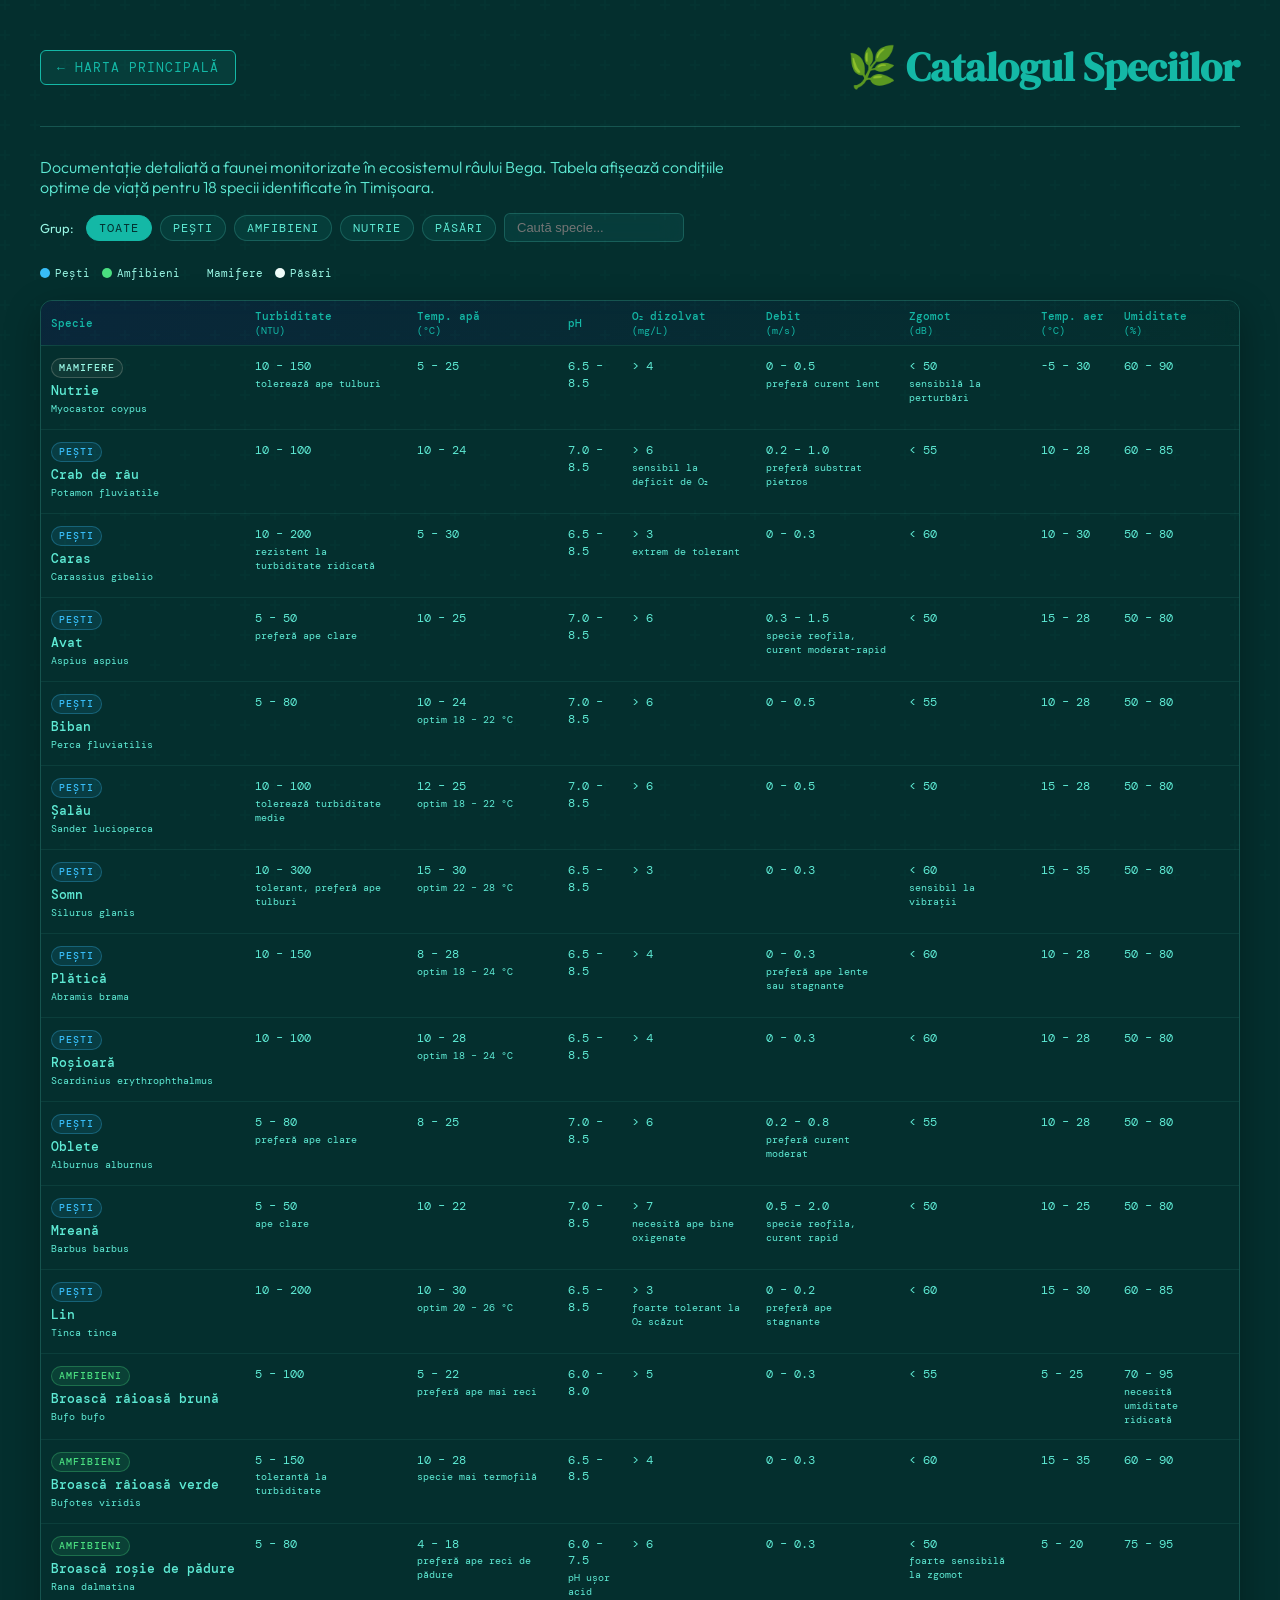
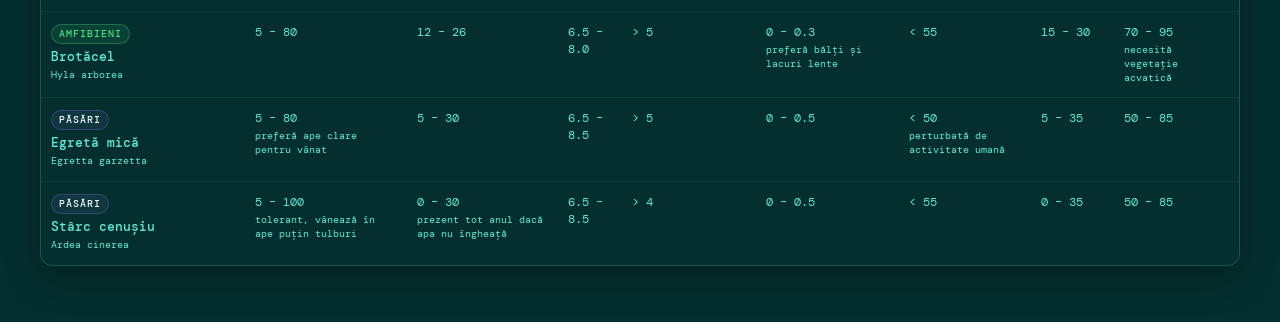
<file: specii.html>
<!DOCTYPE html>
<html lang="ro">
<head>
    <meta charset="UTF-8">
    <meta name="viewport" content="width=device-width, initial-scale=1.0">
    <title>BegaLive – Catalog Specii</title>
    <link href="https://fonts.googleapis.com/css2?family=DM+Serif+Display:ital@0;1&family=DM+Mono:wght@300;400;500&family=Outfit:wght@300;400;500;600&display=swap" rel="stylesheet">
    <style>
        :root {
            --teal-deep:    #042f2e;
            --teal-dark:    #0d4f4c;
            --teal-mid:     #0f766e;
            --teal-bright:  #14b8a6;
            --teal-light:   #5eead4;
            --teal-pale:    #ccfbf1;
            --green-dark:   #14532d;
            --green-mid:    #16a34a;
            --green-bright: #4ade80;
            --blue-deep:    #0c2340;
            --blue-mid:     #0369a1;
            --blue-bright:  #38bdf8;
            --text-primary: #f0fdfa;
            --text-secondary: #99f6e4;
            --text-muted:   #5eead4;
            --glass:        rgba(13, 79, 76, 0.45);
            --glass-border: rgba(94, 234, 212, 0.2);
            --font-display: 'DM Serif Display', serif;
            --font-body:    'Outfit', sans-serif;
            --font-mono:    'DM Mono', monospace;
        }

        * { margin: 0; padding: 0; box-sizing: border-box; }
        html { scroll-behavior: smooth; }
        body { background: var(--teal-deep); color: var(--text-primary); font-family: var(--font-body); overflow-x: hidden; padding: 40px; }

        body::before {
            content: ''; position: fixed; inset: 0;
            background-image: url("data:image/svg+xml,%3Csvg width='60' height='60' viewBox='0 0 60 60' xmlns='http://www.w3.org/2000/svg'%3E%3Cg fill='none' fill-rule='evenodd'%3E%3Cg fill='%2314b8a6' fill-opacity='0.08'%3E%3Cpath d='M36 34v-4h-2v4h-4v2h4v4h2v-4h4v-2h-4zm0-30V0h-2v4h-4v2h4v4h2V6h4V4h-4zM6 34v-4H4v4H0v2h4v4h2v-4h4v-2H6zM6 4V0H4v4H0v2h4v4h2V6h4V4H6z'/%3E%3C/g%3E%3C/g%3E%3C/svg%3E");
            pointer-events: none; z-index: 9999; opacity: 0.4;
        }

        header { padding-bottom: 2rem; border-bottom: 1px solid var(--glass-border); margin-bottom: 30px; display: flex; align-items: center; justify-content: space-between; }
        .back-btn { display: inline-block; padding: 8px 16px; background: rgba(20,184,166,0.1); border: 1px solid var(--teal-bright); color: var(--teal-bright); text-decoration: none; border-radius: 6px; font-family: var(--font-mono); font-size: 0.8rem; letter-spacing: 1px; text-transform: uppercase; transition: all 0.2s; }
        .back-btn:hover { background: rgba(20,184,166,0.3); }
        h1 { font-family: var(--font-display); color: var(--teal-bright); font-size: 2.5rem; }
        .intro-text { color: var(--text-muted); font-weight: 300; margin-top: 10px; max-width: 700px; }

        /* --- ANIMAȚII ORGANICE --- */
        @keyframes grassWind {
            0%   { background-position: 0 1px; }
            50%  { background-position: 15px 1px; }
            100% { background-position: 0 1px; }
        }
        @keyframes organicPulse {
            0%, 100% { box-shadow: 0 12px 36px rgba(0,0,0,0.5), 0 0 20px rgba(20,184,166,0.15); border-color: var(--teal-bright); }
            50%      { box-shadow: 0 12px 36px rgba(0,0,0,0.5), 0 0 30px rgba(74,222,128,0.35); border-color: rgba(74,222,128,0.6); }
        }

        /* ── LOGICĂ ȘI STILIZARE TOOLTIP CU VEGETAȚIE MINIMALISTĂ ── */
        [data-tooltip] {
            position: relative;
            cursor: help;
            display: inline-block;
            transition: color 0.2s ease;
        }
        
        [data-tooltip]:hover {
            color: var(--text-muted);
        }

        [data-tooltip]::after {
            content: attr(data-tooltip);
            position: absolute;
            bottom: 125%;
            left: 0;
            transform: scale(0.9);
            transform-origin: bottom left;
            
            background-color: rgba(4, 47, 46, 0.98);
            
            /* SVG Iarbă */
            background-image: url("data:image/svg+xml,%3Csvg xmlns='http://www.w3.org/2000/svg' width='30' height='10' viewBox='0 0 30 10'%3E%3Cpath d='M4 10C5 6 7 3 9 1M9 1C8 4 7 7 7 10M22 10C21 7 19 4 17 2M17 2C18 5 19 8 19 10M12 10Q13 6 15 5' fill='none' stroke='%2314b8a6' stroke-width='0.8' stroke-linecap='round' opacity='0.75'/%3E%3C/svg%3E");
            background-repeat: repeat-x;
            
            /* Animații adăugate */
            animation: grassWind 4s ease-in-out infinite, organicPulse 3s ease-in-out infinite;
            
            border: 1px solid var(--teal-bright);
            color: var(--text-primary);
            padding: 24px 18px 14px 18px;
            border-radius: 12px;
            font-family: 'DM Mono', monospace;
            font-size: 0.8rem;
            line-height: 1.6;
            white-space: pre;
            opacity: 0;
            pointer-events: none;
            z-index: 999;
            transition: opacity 0.2s cubic-bezier(0.4, 0, 0.2, 1), transform 0.2s cubic-bezier(0.4, 0, 0.2, 1);
        }

        [data-tooltip]::before {
            content: '';
            position: absolute;
            bottom: 115%;
            left: 20px;
            width: 0; height: 0;
            border-left: 6px solid transparent;
            border-right: 6px solid transparent;
            border-top: 6px solid var(--teal-bright);
            opacity: 0;
            pointer-events: none;
            z-index: 999;
            transition: opacity 0.2s ease;
        }

        [data-tooltip]:hover::after {
            opacity: 1;
            transform: scale(1);
        }
        [data-tooltip]:hover::before {
            opacity: 1;
        }

        /* Stiluri pentru tabela de specii */
        .wrap{padding:1rem 0}
        .controls{display:flex;flex-wrap:wrap;gap:8px;margin-bottom:1.5rem;align-items:center}
        .controls label{font-size:13px;color:var(--text-secondary);margin-right:4px}
        .group-btn{font-size:12px;padding:4px 12px;border-radius:20px;border:0.5px solid var(--glass-border);background:rgba(20,184,166,0.1);color:var(--teal-light);cursor:pointer;transition:all .15s;font-family:var(--font-mono);letter-spacing:1px;text-transform:uppercase}
        .group-btn.active{background:var(--teal-bright);color:var(--teal-deep);border-color:var(--teal-bright)}
        .search-box{padding:6px 12px;border-radius:6px;border:0.5px solid var(--glass-border);background:var(--glass);color:var(--text-primary);font-size:13px;width:180px;backdrop-filter:blur(12px)}
        .tbl-wrap{overflow-x:auto;border:0.5px solid var(--glass-border);border-radius:12px;box-shadow:0 12px 36px rgba(0,0,0,0.3);margin-top:20px}
        table{width:100%;border-collapse:collapse;font-size:12px;min-width:900px;font-family:var(--font-mono)}
        thead tr{background:linear-gradient(135deg, rgba(12,35,64,0.7), rgba(4,47,46,0.7));backdrop-filter:blur(12px)}
        th{padding:8px 10px;text-align:left;font-weight:500;font-size:11px;color:var(--teal-bright);border-bottom:0.5px solid var(--glass-border);white-space:nowrap;position:sticky;top:0;z-index:5}
        td{padding:12px 10px;border-bottom:0.5px solid rgba(94,234,212,0.08);color:var(--text-secondary);vertical-align:top;line-height:1.4}
        tr:last-child td{border-bottom:none}
        tr:hover td{background:rgba(20,184,166,0.08)}
        .species-name{font-weight:500;font-size:13px;white-space:nowrap;color:var(--teal-light)}
        .badge{display:inline-block;font-size:10px;padding:2px 7px;border-radius:10px;margin-bottom:4px;font-weight:500;font-family:var(--font-mono);letter-spacing:1px;text-transform:uppercase}
        .b-fish{background:rgba(56,189,248,0.1);border:1px solid rgba(56,189,248,0.3);color:var(--blue-bright)}
        .b-amphi{background:rgba(74,222,128,0.1);border:1px solid rgba(74,222,128,0.3);color:var(--green-bright)}
        .b-mammal{background:rgba(250,238,218,0.05);border:1px solid rgba(250,238,218,0.2);color:var(--text-pale)}
        .b-bird{background:rgba(127,119,221,0.1);border:1px solid rgba(127,119,221,0.3);color:var(--text-primary)}
        .val{font-size:12px;color:var(--teal-light)}
        .note{font-size:10px;color:var(--text-muted);margin-top:2px}
        .hidden{display:none}
        .legend{display:flex;gap:12px;flex-wrap:wrap;margin-bottom:1rem}
        .leg-item{display:flex;align-items:center;gap:5px;font-size:11px;color:var(--text-secondary);font-family:var(--font-mono)}
        .leg-dot{width:10px;height:10px;border-radius:50%}
    </style>
</head>
<body>

    <header>
        <a href="dashboard.html" class="back-btn">← Harta Principală</a>
        <h1>🌿 Catalogul Speciilor</h1>
    </header>
    <p class="intro-text">Documentație detaliată a faunei monitorizate în ecosistemul râului Bega. Tabela afișează condițiile optime de viață pentru 18 specii identificate în Timișoara.</p>

    <div class="wrap">
        <div class="controls">
            <label>Grup:</label>
            <button class="group-btn active" data-group="all">Toate</button>
            <button class="group-btn" data-group="pesti">Pești</button>
            <button class="group-btn" data-group="amfibieni">Amfibieni</button>
            <button class="group-btn" data-group="mamifere">Nutrie</button>
            <button class="group-btn" data-group="pasari">Păsări</button>
            <input class="search-box" type="text" id="search" placeholder="Caută specie...">
        </div>
        <div class="legend">
            <span class="leg-item"><span class="leg-dot" style="background:var(--blue-bright)"></span>Pești</span>
            <span class="leg-item"><span class="leg-dot" style="background:var(--green-bright)"></span>Amfibieni</span>
            <span class="leg-item"><span class="leg-dot" style="background:var(--text-pale)"></span>Mamifere</span>
            <span class="leg-item"><span class="leg-dot" style="background:var(--text-primary)"></span>Păsări</span>
        </div>
        <div class="tbl-wrap">
            <table id="main-table">
                <thead>
                    <tr>
                        <th style="min-width:130px">Specie</th>
                        <th>Turbiditate<br><span style="font-weight:400;font-size:10px">(NTU)</span></th>
                        <th>Temp. apă<br><span style="font-weight:400;font-size:10px">(°C)</span></th>
                        <th>pH</th>
                        <th>O₂ dizolvat<br><span style="font-weight:400;font-size:10px">(mg/L)</span></th>
                        <th>Debit<br><span style="font-weight:400;font-size:10px">(m/s)</span></th>
                        <th>Zgomot<br><span style="font-weight:400;font-size:10px">(dB)</span></th>
                        <th>Temp. aer<br><span style="font-weight:400;font-size:10px">(°C)</span></th>
                        <th>Umiditate<br><span style="font-weight:400;font-size:10px">(%)</span></th>
                    </tr>
                </thead>
                <tbody id="tbody"></tbody>
            </table>
        </div>
    </div>
    <script>
        const data = [
            {group:'mamifere',badge:'b-mammal',label:'Mamifere',name:'Nutrie',latin:'Myocastor coypus',
             turb:'10 – 150',tempW:'5 – 25',ph:'6.5 – 8.5',o2:'> 4',debit:'0 – 0.5',zgomot:'< 50',tempA:'-5 – 30',umid:'60 – 90',
             notes:{turb:'tolerează ape tulburi',debit:'preferă curent lent',zgomot:'sensibilă la perturbări'}},

            {group:'pesti',badge:'b-fish',label:'Pești',name:'Crab de râu',latin:'Potamon fluviatile',
             turb:'10 – 100',tempW:'10 – 24',ph:'7.0 – 8.5',o2:'> 6',debit:'0.2 – 1.0',zgomot:'< 55',tempA:'10 – 28',umid:'60 – 85',
             notes:{o2:'sensibil la deficit de O₂',debit:'preferă substrat pietros'}},

            {group:'pesti',badge:'b-fish',label:'Pești',name:'Caras',latin:'Carassius gibelio',
             turb:'10 – 200',tempW:'5 – 30',ph:'6.5 – 8.5',o2:'> 3',debit:'0 – 0.3',zgomot:'< 60',tempA:'10 – 30',umid:'50 – 80',
             notes:{o2:'extrem de tolerant',turb:'rezistent la turbiditate ridicată'}},

            {group:'pesti',badge:'b-fish',label:'Pești',name:'Avat',latin:'Aspius aspius',
             turb:'5 – 50',tempW:'10 – 25',ph:'7.0 – 8.5',o2:'> 6',debit:'0.3 – 1.5',zgomot:'< 50',tempA:'15 – 28',umid:'50 – 80',
             notes:{turb:'preferă ape clare',debit:'specie reofila, curent moderat-rapid'}},

            {group:'pesti',badge:'b-fish',label:'Pești',name:'Biban',latin:'Perca fluviatilis',
             turb:'5 – 80',tempW:'10 – 24',ph:'7.0 – 8.5',o2:'> 6',debit:'0 – 0.5',zgomot:'< 55',tempA:'10 – 28',umid:'50 – 80',
             notes:{tempW:'optim 18 – 22 °C'}},

            {group:'pesti',badge:'b-fish',label:'Pești',name:'Șalău',latin:'Sander lucioperca',
             turb:'10 – 100',tempW:'12 – 25',ph:'7.0 – 8.5',o2:'> 6',debit:'0 – 0.5',zgomot:'< 50',tempA:'15 – 28',umid:'50 – 80',
             notes:{tempW:'optim 18 – 22 °C',turb:'tolerează turbiditate medie'}},

            {group:'pesti',badge:'b-fish',label:'Pești',name:'Somn',latin:'Silurus glanis',
             turb:'10 – 300',tempW:'15 – 30',ph:'6.5 – 8.5',o2:'> 3',debit:'0 – 0.3',zgomot:'< 60',tempA:'15 – 35',umid:'50 – 80',
             notes:{tempW:'optim 22 – 28 °C',zgomot:'sensibil la vibrații',turb:'tolerant, preferă ape tulburi'}},

            {group:'pesti',badge:'b-fish',label:'Pești',name:'Plătică',latin:'Abramis brama',
             turb:'10 – 150',tempW:'8 – 28',ph:'6.5 – 8.5',o2:'> 4',debit:'0 – 0.3',zgomot:'< 60',tempA:'10 – 28',umid:'50 – 80',
             notes:{tempW:'optim 18 – 24 °C',debit:'preferă ape lente sau stagnante'}},

            {group:'pesti',badge:'b-fish',label:'Pești',name:'Roșioară',latin:'Scardinius erythrophthalmus',
             turb:'10 – 100',tempW:'10 – 28',ph:'6.5 – 8.5',o2:'> 4',debit:'0 – 0.3',zgomot:'< 60',tempA:'10 – 28',umid:'50 – 80',
             notes:{tempW:'optim 18 – 24 °C'}},

            {group:'pesti',badge:'b-fish',label:'Pești',name:'Oblete',latin:'Alburnus alburnus',
             turb:'5 – 80',tempW:'8 – 25',ph:'7.0 – 8.5',o2:'> 6',debit:'0.2 – 0.8',zgomot:'< 55',tempA:'10 – 28',umid:'50 – 80',
             notes:{debit:'preferă curent moderat',turb:'preferă ape clare'}},

            {group:'pesti',badge:'b-fish',label:'Pești',name:'Mreană',latin:'Barbus barbus',
             turb:'5 – 50',tempW:'10 – 22',ph:'7.0 – 8.5',o2:'> 7',debit:'0.5 – 2.0',zgomot:'< 50',tempA:'10 – 25',umid:'50 – 80',
             notes:{o2:'necesită ape bine oxigenate',debit:'specie reofila, curent rapid',turb:'ape clare'}},

            {group:'pesti',badge:'b-fish',label:'Pești',name:'Lin',latin:'Tinca tinca',
             turb:'10 – 200',tempW:'10 – 30',ph:'6.5 – 8.5',o2:'> 3',debit:'0 – 0.2',zgomot:'< 60',tempA:'15 – 30',umid:'60 – 85',
             notes:{o2:'foarte tolerant la O₂ scăzut',debit:'preferă ape stagnante',tempW:'optim 20 – 26 °C'}},

            {group:'amfibieni',badge:'b-amphi',label:'Amfibieni',name:'Broască râioasă brună',latin:'Bufo bufo',
             turb:'5 – 100',tempW:'5 – 22',ph:'6.0 – 8.0',o2:'> 5',debit:'0 – 0.3',zgomot:'< 55',tempA:'5 – 25',umid:'70 – 95',
             notes:{tempW:'preferă ape mai reci',umid:'necesită umiditate ridicată'}},

            {group:'amfibieni',badge:'b-amphi',label:'Amfibieni',name:'Broască râioasă verde',latin:'Bufotes viridis',
             turb:'5 – 150',tempW:'10 – 28',ph:'6.5 – 8.5',o2:'> 4',debit:'0 – 0.3',zgomot:'< 60',tempA:'15 – 35',umid:'60 – 90',
             notes:{tempW:'specie mai termofilă',turb:'tolerantă la turbiditate'}},

            {group:'amfibieni',badge:'b-amphi',label:'Amfibieni',name:'Broască roșie de pădure',latin:'Rana dalmatina',
             turb:'5 – 80',tempW:'4 – 18',ph:'6.0 – 7.5',o2:'> 6',debit:'0 – 0.3',zgomot:'< 50',tempA:'5 – 20',umid:'75 – 95',
             notes:{tempW:'preferă ape reci de pădure',ph:'pH ușor acid',zgomot:'foarte sensibilă la zgomot'}},

            {group:'amfibieni',badge:'b-amphi',label:'Amfibieni',name:'Brotăcel',latin:'Hyla arborea',
             turb:'5 – 80',tempW:'12 – 26',ph:'6.5 – 8.0',o2:'> 5',debit:'0 – 0.3',zgomot:'< 55',tempA:'15 – 30',umid:'70 – 95',
             notes:{umid:'necesită vegetație acvatică',debit:'preferă bălți și lacuri lente'}},

            {group:'pasari',badge:'b-bird',label:'Păsări',name:'Egretă mică',latin:'Egretta garzetta',
             turb:'5 – 80',tempW:'5 – 30',ph:'6.5 – 8.5',o2:'> 5',debit:'0 – 0.5',zgomot:'< 50',tempA:'5 – 35',umid:'50 – 85',
             notes:{turb:'preferă ape clare pentru vânat',zgomot:'perturbată de activitate umană'}},

            {group:'pasari',badge:'b-bird',label:'Păsări',name:'Stârc cenușiu',latin:'Ardea cinerea',
             turb:'5 – 100',tempW:'0 – 30',ph:'6.5 – 8.5',o2:'> 4',debit:'0 – 0.5',zgomot:'< 55',tempA:'0 – 35',umid:'50 – 85',
             notes:{turb:'tolerant, vânează în ape puțin tulburi',tempW:'prezent tot anul dacă apa nu îngheață'}},
        ];

        const fields = ['turb','tempW','ph','o2','debit','zgomot','tempA','umid'];

        function render(rows){
            const tbody = document.getElementById('tbody');
            tbody.innerHTML = '';
            rows.forEach(r => {
                const tr = document.createElement('tr');
                tr.dataset.group = r.group;
                tr.dataset.name = (r.name + ' ' + r.latin).toLowerCase();
                let cells = `<td><span class="badge ${r.badge}">${r.label}</span><br><span class="species-name">${r.name}</span><br><span class="note">${r.latin}</span></td>`;
                fields.forEach(f => {
                    const note = r.notes && r.notes[f] ? `<div class="note">${r.notes[f]}</div>` : '';
                    cells += `<td><div class="val">${r[f]}</div>${note}</td>`;
                });
                tr.innerHTML = cells;
                tbody.appendChild(tr);
            });
        }

        render(data);

        let activeGroup = 'all';
        document.querySelectorAll('.group-btn').forEach(btn => {
            btn.addEventListener('click', () => {
                document.querySelectorAll('.group-btn').forEach(b => b.classList.remove('active'));
                btn.classList.add('active');
                activeGroup = btn.dataset.group;
                filterRows();
            });
        });

        document.getElementById('search').addEventListener('input', filterRows);

        function filterRows(){
            const q = document.getElementById('search').value.toLowerCase();
            document.querySelectorAll('#tbody tr').forEach(tr => {
                const matchGroup = activeGroup === 'all' || tr.dataset.group === activeGroup;
                const matchSearch = !q || tr.dataset.name.includes(q);
                tr.classList.toggle('hidden', !(matchGroup && matchSearch));
            });
        }
    </script>
</body>
</html>
</file>
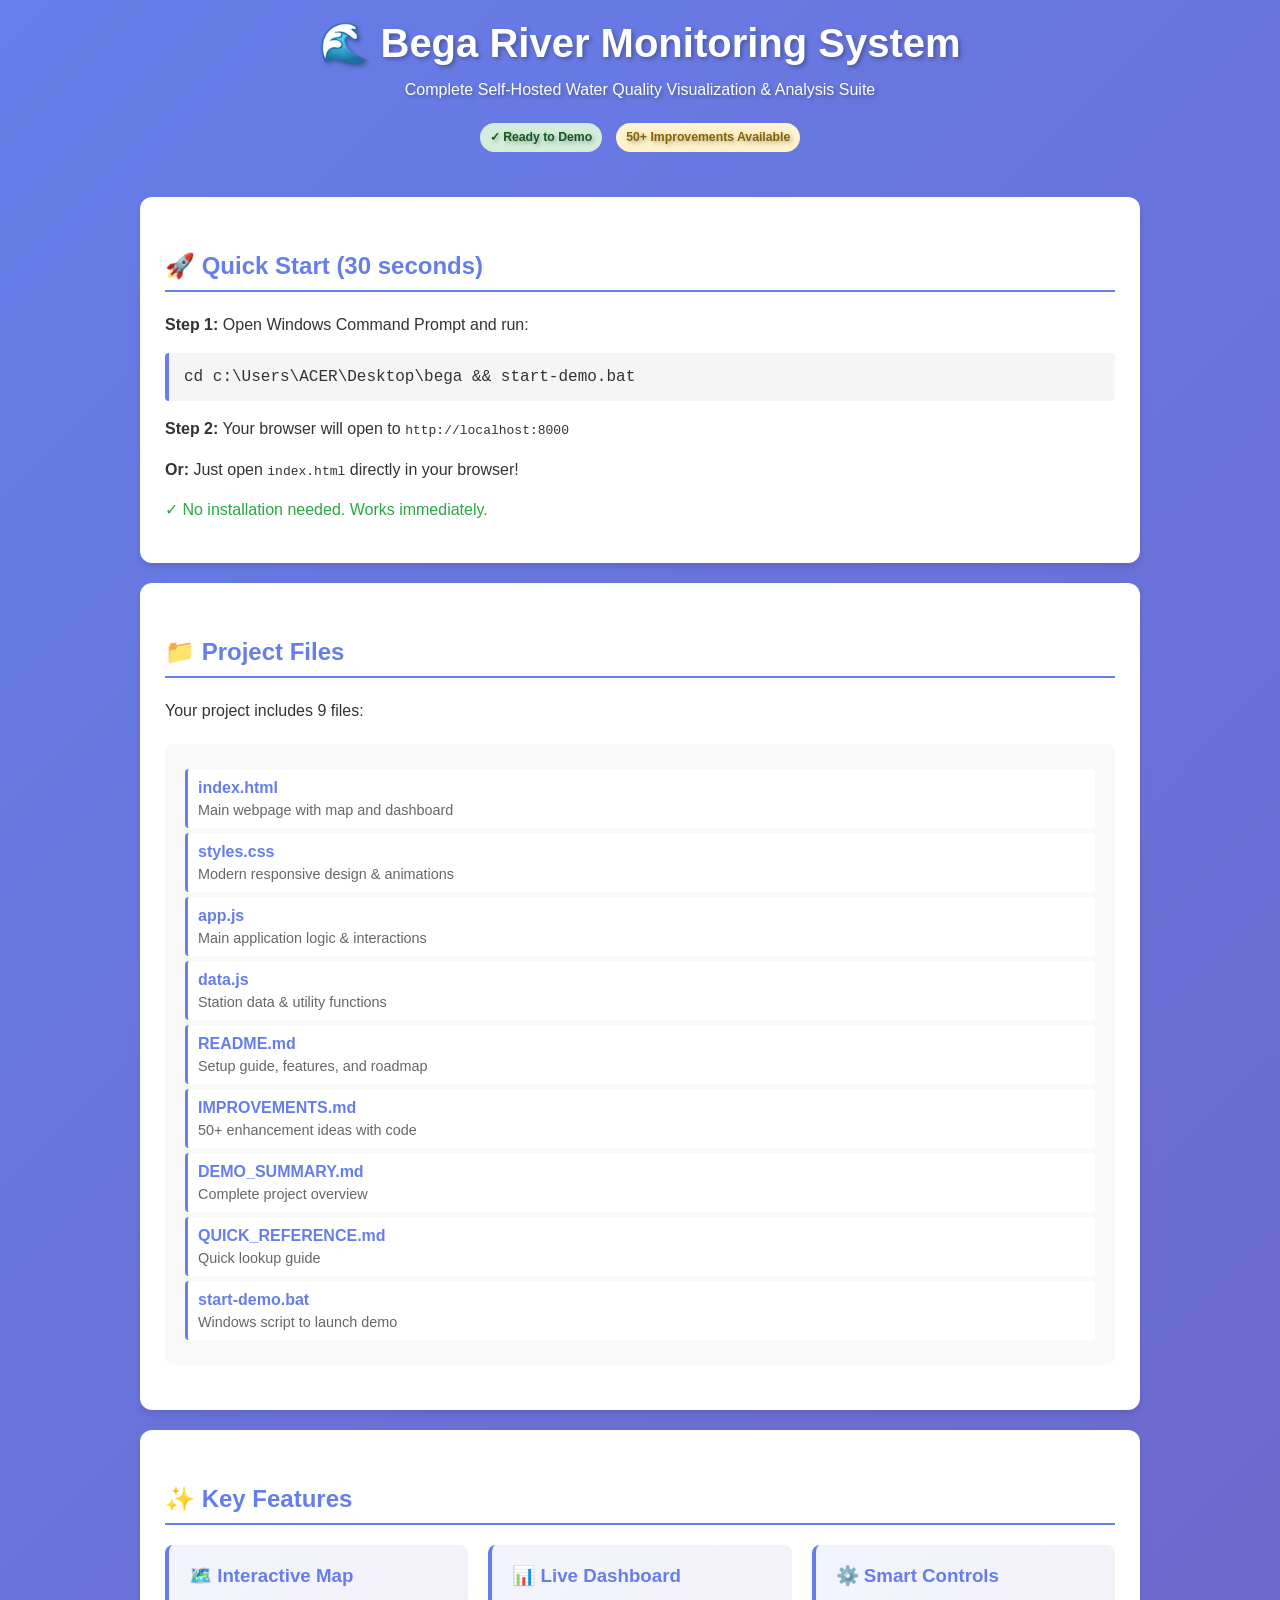
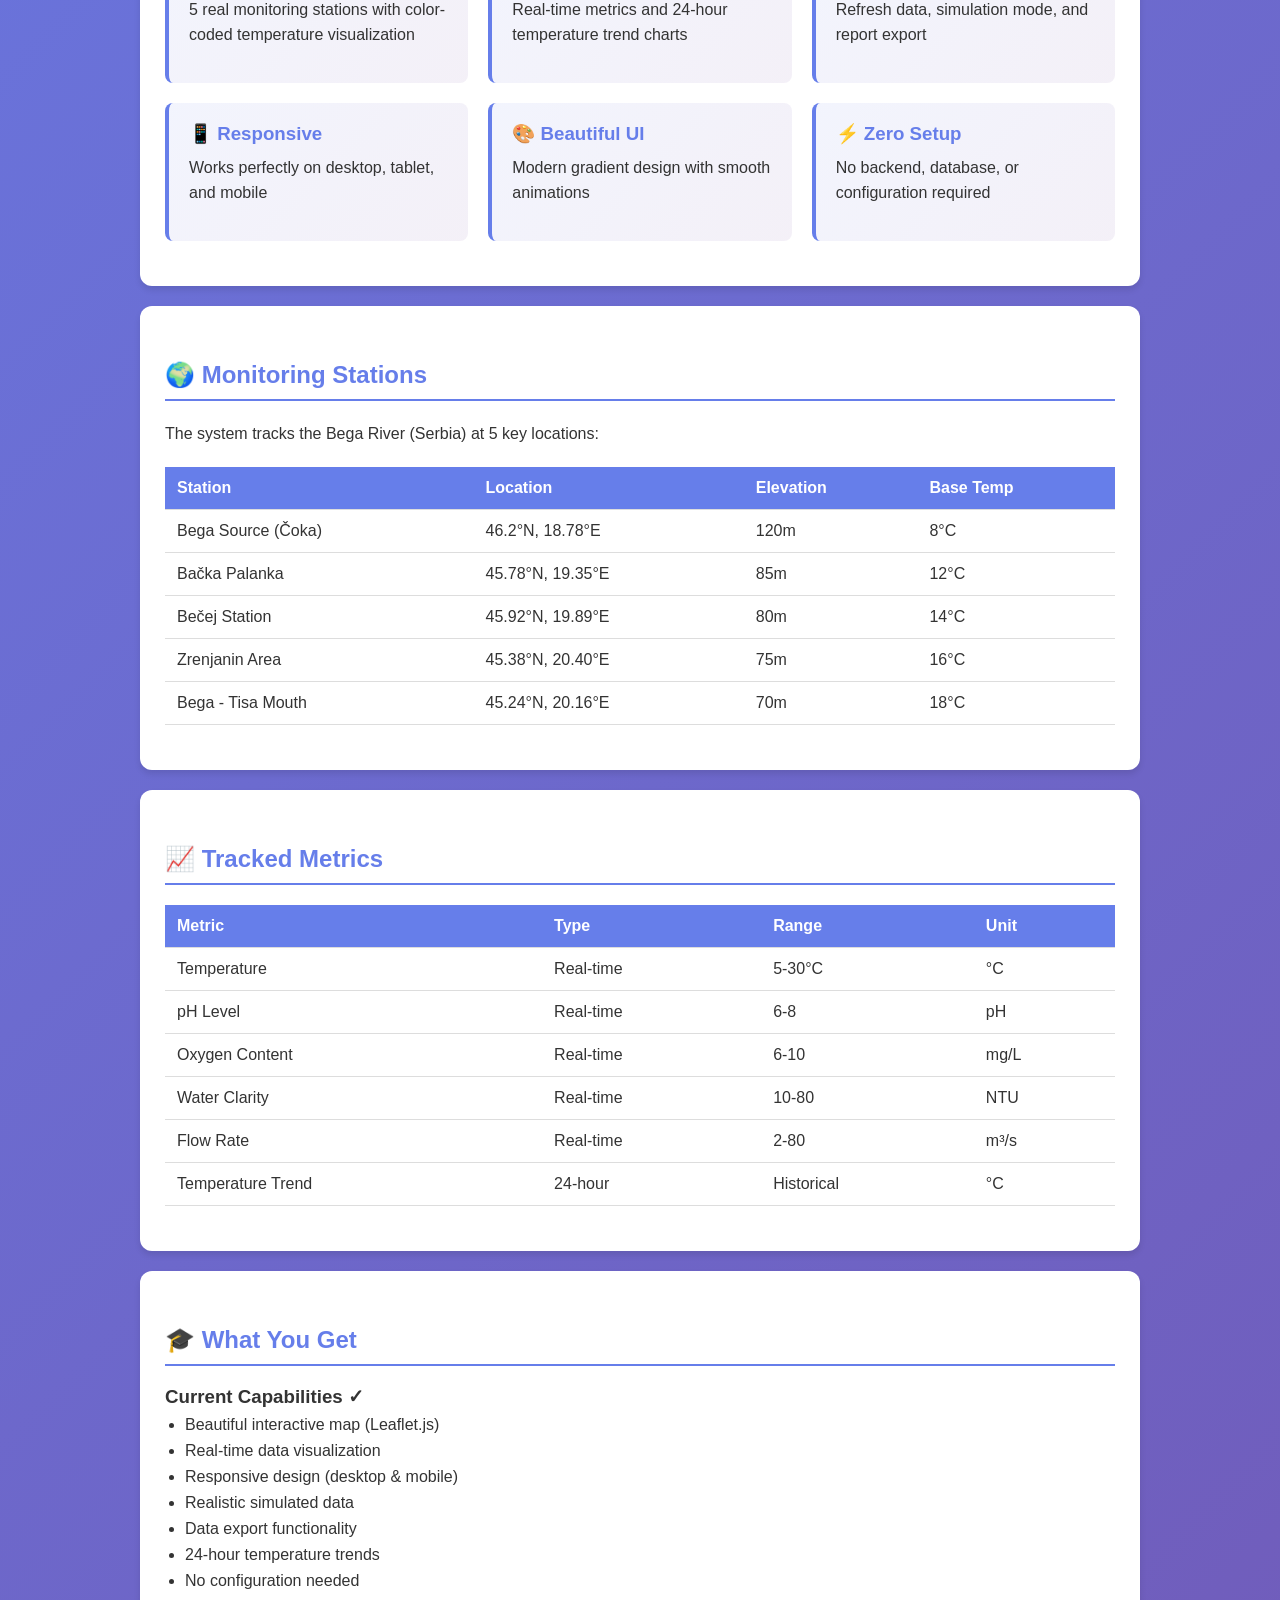
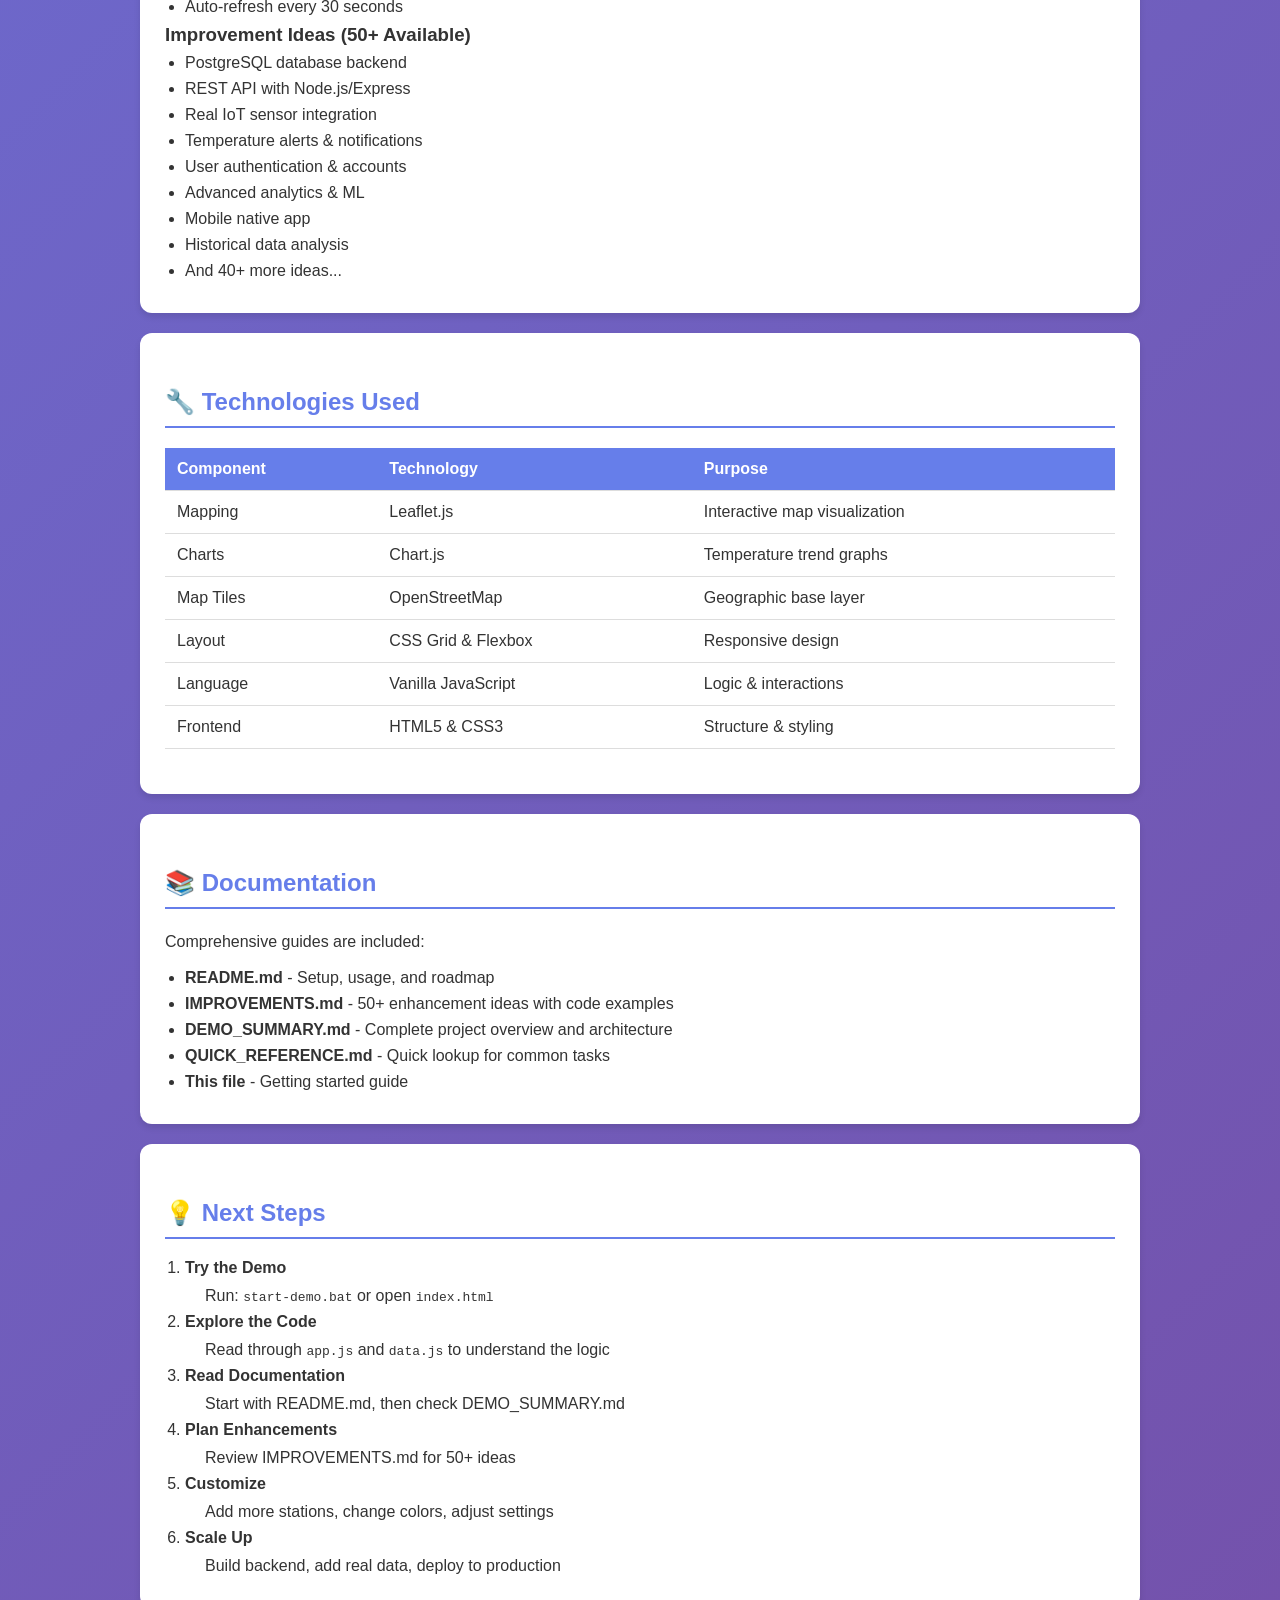
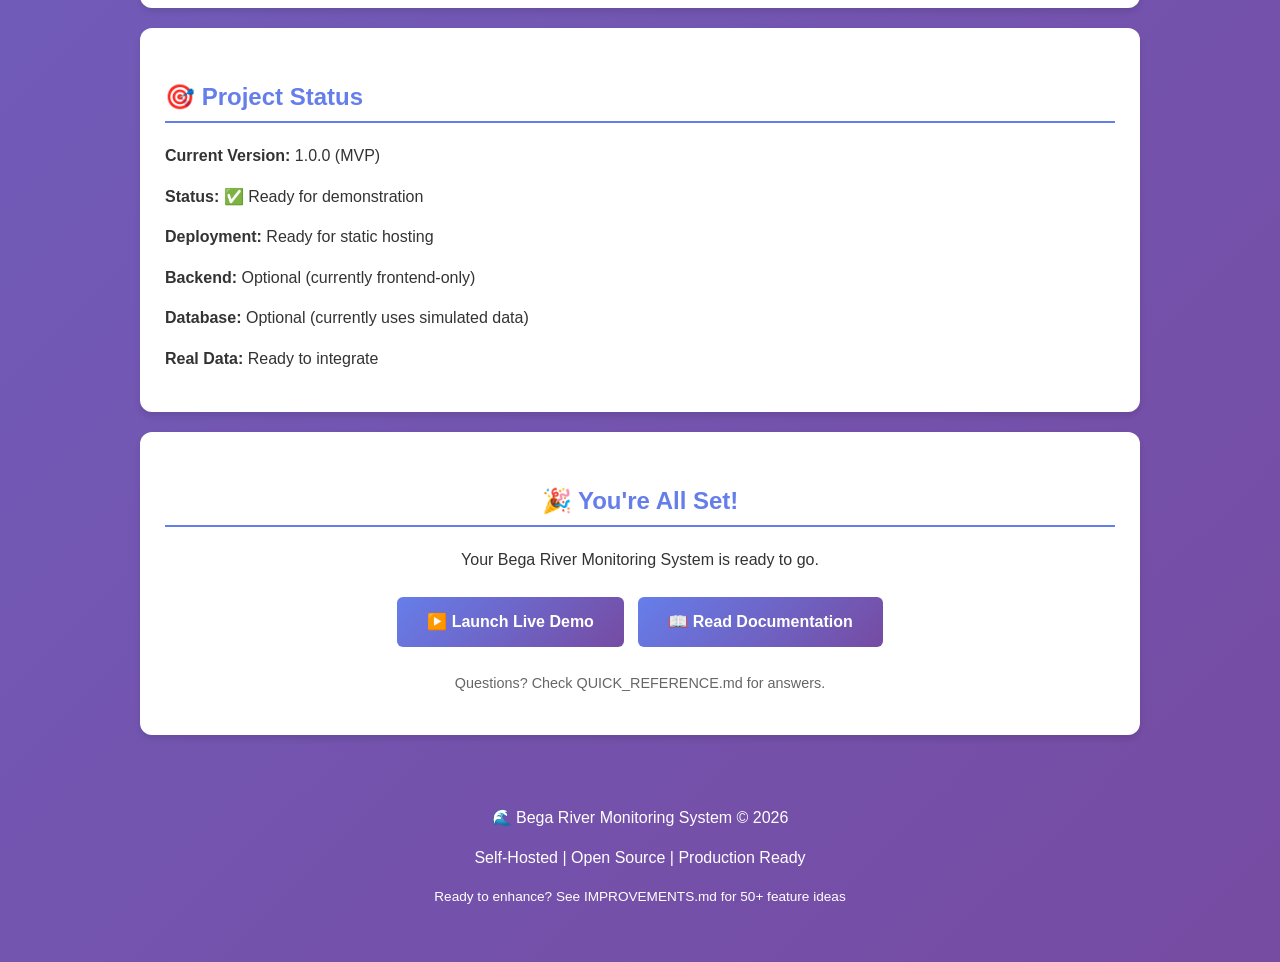
<file: START_HERE.html>
<!DOCTYPE html>
<html lang="en">
<head>
    <meta charset="UTF-8">
    <meta name="viewport" content="width=device-width, initial-scale=1.0">
    <title>Bega River System - Getting Started</title>
    <style>
        * { margin: 0; padding: 0; box-sizing: border-box; }
        body {
            font-family: 'Segoe UI', Tahoma, Geneva, Verdana, sans-serif;
            background: linear-gradient(135deg, #667eea 0%, #764ba2 100%);
            color: #333;
            min-height: 100vh;
            padding: 20px;
        }
        .container { max-width: 1000px; margin: 0 auto; }
        header {
            text-align: center;
            color: white;
            margin-bottom: 40px;
            text-shadow: 2px 2px 4px rgba(0,0,0,0.3);
        }
        h1 { font-size: 2.5em; margin-bottom: 10px; }
        h2 { color: #667eea; margin-top: 30px; margin-bottom: 20px; border-bottom: 2px solid #667eea; padding-bottom: 10px; }
        p { line-height: 1.6; margin-bottom: 15px; }
        .card {
            background: white;
            padding: 25px;
            margin-bottom: 20px;
            border-radius: 12px;
            box-shadow: 0 4px 6px rgba(0,0,0,0.1);
            animation: slideIn 0.5s ease-out;
        }
        .code-block {
            background: #f5f5f5;
            border-left: 4px solid #667eea;
            padding: 15px;
            margin: 15px 0;
            border-radius: 4px;
            font-family: 'Courier New', monospace;
            overflow-x: auto;
        }
        .button {
            display: inline-block;
            background: linear-gradient(135deg, #667eea, #764ba2);
            color: white;
            padding: 12px 30px;
            border-radius: 6px;
            text-decoration: none;
            font-weight: 600;
            transition: all 0.3s ease;
            margin: 5px;
        }
        .button:hover { transform: translateY(-2px); box-shadow: 0 6px 12px rgba(102,126,234,0.4); }
        .grid {
            display: grid;
            grid-template-columns: repeat(auto-fit, minmax(250px, 1fr));
            gap: 20px;
            margin: 20px 0;
        }
        .feature-card {
            background: linear-gradient(135deg, #667eea15, #764ba215);
            padding: 20px;
            border-left: 4px solid #667eea;
            border-radius: 8px;
        }
        .feature-card h3 { color: #667eea; margin-bottom: 10px; }
        .file-list {
            background: #f9f9f9;
            padding: 20px;
            border-radius: 8px;
            margin: 20px 0;
        }
        .file-item {
            padding: 10px;
            margin: 5px 0;
            background: white;
            border-left: 3px solid #667eea;
            border-radius: 4px;
        }
        .file-name { font-weight: bold; color: #667eea; }
        .file-desc { font-size: 0.9em; color: #666; margin-top: 5px; }
        ul { margin-left: 20px; }
        li { margin: 8px 0; }
        table { width: 100%; border-collapse: collapse; margin: 20px 0; }
        th, td { padding: 12px; text-align: left; border-bottom: 1px solid #ddd; }
        th { background: #667eea; color: white; }
        tr:hover { background: #f5f5f5; }
        @keyframes slideIn {
            from { opacity: 0; transform: translateY(20px); }
            to { opacity: 1; transform: translateY(0); }
        }
        .status-badge {
            display: inline-block;
            padding: 5px 10px;
            border-radius: 20px;
            font-size: 0.85em;
            font-weight: 600;
            margin: 5px;
        }
        .status-ready { background: #d4edda; color: #155724; }
        .status-improved { background: #fff3cd; color: #856404; }
        footer {
            text-align: center;
            color: white;
            margin-top: 50px;
            padding: 20px;
        }
    </style>
</head>
<body>
    <div class="container">
        <header>
            <h1>🌊 Bega River Monitoring System</h1>
            <p>Complete Self-Hosted Water Quality Visualization & Analysis Suite</p>
            <p style="font-size: 0.9em; margin-top: 10px;">
                <span class="status-badge status-ready">✓ Ready to Demo</span>
                <span class="status-badge status-improved">50+ Improvements Available</span>
            </p>
        </header>

        <div class="card">
            <h2>🚀 Quick Start (30 seconds)</h2>
            <p><strong>Step 1:</strong> Open Windows Command Prompt and run:</p>
            <div class="code-block">cd c:\Users\ACER\Desktop\bega && start-demo.bat</div>
            <p><strong>Step 2:</strong> Your browser will open to <code>http://localhost:8000</code></p>
            <p><strong>Or:</strong> Just open <code>index.html</code> directly in your browser!</p>
            <p style="color: #28a745; margin-top: 15px;">✓ No installation needed. Works immediately.</p>
        </div>

        <div class="card">
            <h2>📁 Project Files</h2>
            <p>Your project includes 9 files:</p>
            <div class="file-list">
                <div class="file-item">
                    <div class="file-name">index.html</div>
                    <div class="file-desc">Main webpage with map and dashboard</div>
                </div>
                <div class="file-item">
                    <div class="file-name">styles.css</div>
                    <div class="file-desc">Modern responsive design & animations</div>
                </div>
                <div class="file-item">
                    <div class="file-name">app.js</div>
                    <div class="file-desc">Main application logic & interactions</div>
                </div>
                <div class="file-item">
                    <div class="file-name">data.js</div>
                    <div class="file-desc">Station data & utility functions</div>
                </div>
                <div class="file-item">
                    <div class="file-name">README.md</div>
                    <div class="file-desc">Setup guide, features, and roadmap</div>
                </div>
                <div class="file-item">
                    <div class="file-name">IMPROVEMENTS.md</div>
                    <div class="file-desc">50+ enhancement ideas with code</div>
                </div>
                <div class="file-item">
                    <div class="file-name">DEMO_SUMMARY.md</div>
                    <div class="file-desc">Complete project overview</div>
                </div>
                <div class="file-item">
                    <div class="file-name">QUICK_REFERENCE.md</div>
                    <div class="file-desc">Quick lookup guide</div>
                </div>
                <div class="file-item">
                    <div class="file-name">start-demo.bat</div>
                    <div class="file-desc">Windows script to launch demo</div>
                </div>
            </div>
        </div>

        <div class="card">
            <h2>✨ Key Features</h2>
            <div class="grid">
                <div class="feature-card">
                    <h3>🗺️ Interactive Map</h3>
                    <p>5 real monitoring stations with color-coded temperature visualization</p>
                </div>
                <div class="feature-card">
                    <h3>📊 Live Dashboard</h3>
                    <p>Real-time metrics and 24-hour temperature trend charts</p>
                </div>
                <div class="feature-card">
                    <h3>⚙️ Smart Controls</h3>
                    <p>Refresh data, simulation mode, and report export</p>
                </div>
                <div class="feature-card">
                    <h3>📱 Responsive</h3>
                    <p>Works perfectly on desktop, tablet, and mobile</p>
                </div>
                <div class="feature-card">
                    <h3>🎨 Beautiful UI</h3>
                    <p>Modern gradient design with smooth animations</p>
                </div>
                <div class="feature-card">
                    <h3>⚡ Zero Setup</h3>
                    <p>No backend, database, or configuration required</p>
                </div>
            </div>
        </div>

        <div class="card">
            <h2>🌍 Monitoring Stations</h2>
            <p>The system tracks the Bega River (Serbia) at 5 key locations:</p>
            <table>
                <tr>
                    <th>Station</th>
                    <th>Location</th>
                    <th>Elevation</th>
                    <th>Base Temp</th>
                </tr>
                <tr>
                    <td>Bega Source (Čoka)</td>
                    <td>46.2°N, 18.78°E</td>
                    <td>120m</td>
                    <td>8°C</td>
                </tr>
                <tr>
                    <td>Bačka Palanka</td>
                    <td>45.78°N, 19.35°E</td>
                    <td>85m</td>
                    <td>12°C</td>
                </tr>
                <tr>
                    <td>Bečej Station</td>
                    <td>45.92°N, 19.89°E</td>
                    <td>80m</td>
                    <td>14°C</td>
                </tr>
                <tr>
                    <td>Zrenjanin Area</td>
                    <td>45.38°N, 20.40°E</td>
                    <td>75m</td>
                    <td>16°C</td>
                </tr>
                <tr>
                    <td>Bega - Tisa Mouth</td>
                    <td>45.24°N, 20.16°E</td>
                    <td>70m</td>
                    <td>18°C</td>
                </tr>
            </table>
        </div>

        <div class="card">
            <h2>📈 Tracked Metrics</h2>
            <table>
                <tr>
                    <th>Metric</th>
                    <th>Type</th>
                    <th>Range</th>
                    <th>Unit</th>
                </tr>
                <tr>
                    <td>Temperature</td>
                    <td>Real-time</td>
                    <td>5-30°C</td>
                    <td>°C</td>
                </tr>
                <tr>
                    <td>pH Level</td>
                    <td>Real-time</td>
                    <td>6-8</td>
                    <td>pH</td>
                </tr>
                <tr>
                    <td>Oxygen Content</td>
                    <td>Real-time</td>
                    <td>6-10</td>
                    <td>mg/L</td>
                </tr>
                <tr>
                    <td>Water Clarity</td>
                    <td>Real-time</td>
                    <td>10-80</td>
                    <td>NTU</td>
                </tr>
                <tr>
                    <td>Flow Rate</td>
                    <td>Real-time</td>
                    <td>2-80</td>
                    <td>m³/s</td>
                </tr>
                <tr>
                    <td>Temperature Trend</td>
                    <td>24-hour</td>
                    <td>Historical</td>
                    <td>°C</td>
                </tr>
            </table>
        </div>

        <div class="card">
            <h2>🎓 What You Get</h2>
            <h3>Current Capabilities ✓</h3>
            <ul>
                <li>Beautiful interactive map (Leaflet.js)</li>
                <li>Real-time data visualization</li>
                <li>Responsive design (desktop & mobile)</li>
                <li>Realistic simulated data</li>
                <li>Data export functionality</li>
                <li>24-hour temperature trends</li>
                <li>No configuration needed</li>
                <li>Auto-refresh every 30 seconds</li>
            </ul>
            
            <h3>Improvement Ideas (50+ Available)</h3>
            <ul>
                <li>PostgreSQL database backend</li>
                <li>REST API with Node.js/Express</li>
                <li>Real IoT sensor integration</li>
                <li>Temperature alerts & notifications</li>
                <li>User authentication & accounts</li>
                <li>Advanced analytics & ML</li>
                <li>Mobile native app</li>
                <li>Historical data analysis</li>
                <li>And 40+ more ideas...</li>
            </ul>
        </div>

        <div class="card">
            <h2>🔧 Technologies Used</h2>
            <table>
                <tr>
                    <th>Component</th>
                    <th>Technology</th>
                    <th>Purpose</th>
                </tr>
                <tr>
                    <td>Mapping</td>
                    <td>Leaflet.js</td>
                    <td>Interactive map visualization</td>
                </tr>
                <tr>
                    <td>Charts</td>
                    <td>Chart.js</td>
                    <td>Temperature trend graphs</td>
                </tr>
                <tr>
                    <td>Map Tiles</td>
                    <td>OpenStreetMap</td>
                    <td>Geographic base layer</td>
                </tr>
                <tr>
                    <td>Layout</td>
                    <td>CSS Grid & Flexbox</td>
                    <td>Responsive design</td>
                </tr>
                <tr>
                    <td>Language</td>
                    <td>Vanilla JavaScript</td>
                    <td>Logic & interactions</td>
                </tr>
                <tr>
                    <td>Frontend</td>
                    <td>HTML5 & CSS3</td>
                    <td>Structure & styling</td>
                </tr>
            </table>
        </div>

        <div class="card">
            <h2>📚 Documentation</h2>
            <p>Comprehensive guides are included:</p>
            <ul>
                <li><strong>README.md</strong> - Setup, usage, and roadmap</li>
                <li><strong>IMPROVEMENTS.md</strong> - 50+ enhancement ideas with code examples</li>
                <li><strong>DEMO_SUMMARY.md</strong> - Complete project overview and architecture</li>
                <li><strong>QUICK_REFERENCE.md</strong> - Quick lookup for common tasks</li>
                <li><strong>This file</strong> - Getting started guide</li>
            </ul>
        </div>

        <div class="card">
            <h2>💡 Next Steps</h2>
            <ol style="margin-left: 20px;">
                <li><strong>Try the Demo</strong>
                    <div style="margin-top: 10px; margin-left: 20px;">
                        Run: <code>start-demo.bat</code> or open <code>index.html</code>
                    </div>
                </li>
                <li><strong>Explore the Code</strong>
                    <div style="margin-top: 10px; margin-left: 20px;">
                        Read through <code>app.js</code> and <code>data.js</code> to understand the logic
                    </div>
                </li>
                <li><strong>Read Documentation</strong>
                    <div style="margin-top: 10px; margin-left: 20px;">
                        Start with README.md, then check DEMO_SUMMARY.md
                    </div>
                </li>
                <li><strong>Plan Enhancements</strong>
                    <div style="margin-top: 10px; margin-left: 20px;">
                        Review IMPROVEMENTS.md for 50+ ideas
                    </div>
                </li>
                <li><strong>Customize</strong>
                    <div style="margin-top: 10px; margin-left: 20px;">
                        Add more stations, change colors, adjust settings
                    </div>
                </li>
                <li><strong>Scale Up</strong>
                    <div style="margin-top: 10px; margin-left: 20px;">
                        Build backend, add real data, deploy to production
                    </div>
                </li>
            </ol>
        </div>

        <div class="card">
            <h2>🎯 Project Status</h2>
            <p><strong>Current Version:</strong> 1.0.0 (MVP)</p>
            <p><strong>Status:</strong> ✅ Ready for demonstration</p>
            <p><strong>Deployment:</strong> Ready for static hosting</p>
            <p><strong>Backend:</strong> Optional (currently frontend-only)</p>
            <p><strong>Database:</strong> Optional (currently uses simulated data)</p>
            <p><strong>Real Data:</strong> Ready to integrate</p>
        </div>

        <div class="card" style="text-align: center;">
            <h2>🎉 You're All Set!</h2>
            <p>Your Bega River Monitoring System is ready to go.</p>
            <p style="margin-top: 20px;">
                <a href="index.html" class="button">▶️ Launch Live Demo</a>
                <a href="README.md" class="button">📖 Read Documentation</a>
            </p>
            <p style="margin-top: 20px; font-size: 0.9em; color: #666;">
                Questions? Check QUICK_REFERENCE.md for answers.
            </p>
        </div>

        <footer>
            <p>🌊 Bega River Monitoring System © 2026</p>
            <p>Self-Hosted | Open Source | Production Ready</p>
            <p style="font-size: 0.85em; margin-top: 10px;">
                Ready to enhance? See IMPROVEMENTS.md for 50+ feature ideas
            </p>
        </footer>
    </div>
</body>
</html>
</file>
